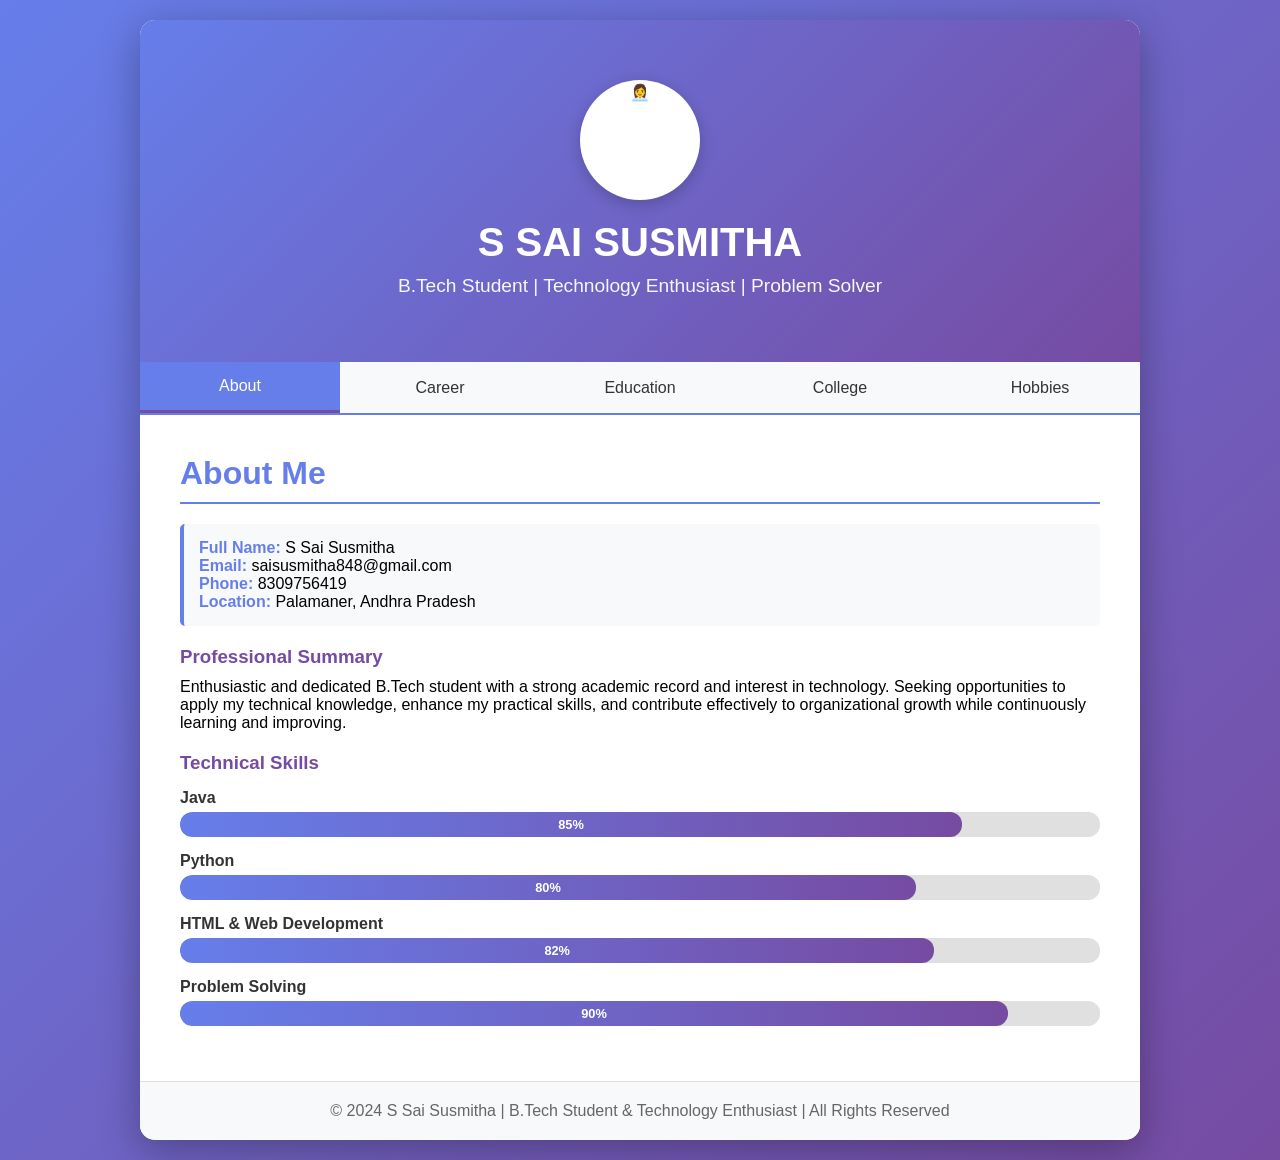
<file: index.html>
<!DOCTYPE html>
<html lang="en">
<head>
    <meta charset="UTF-8">
    <meta name="viewport" content="width=device-width, initial-scale=1.0">
    <title>Portfolio - Sai Susmitha</title>
    <style>
        * {
            margin: 0;
            padding: 0;
            box-sizing: border-box;
        }

        body {
            font-family: 'Segoe UI', Tahoma, Geneva, Verdana, sans-serif;
            background: linear-gradient(135deg, #667eea 0%, #764ba2 100%);
            min-height: 100vh;
            padding: 20px;
        }

        .container {
            max-width: 1000px;
            margin: 0 auto;
            background: white;
            border-radius: 15px;
            box-shadow: 0 10px 40px rgba(0, 0, 0, 0.3);
            overflow: hidden;
        }

        header {
            background: linear-gradient(135deg, #667eea 0%, #764ba2 100%);
            color: white;
            padding: 60px 40px;
            text-align: center;
        }

        .profile-img {
            width: 120px;
            height: 120px;
            border-radius: 50%;
            background: white;
            margin: 0 auto 20px;
            padding: 3px;
            box-shadow: 0 4px 15px rgba(0, 0, 0, 0.2);
        }

        h1 {
            font-size: 2.5em;
            margin-bottom: 10px;
        }

        .tagline {
            font-size: 1.2em;
            opacity: 0.95;
            margin-bottom: 5px;
        }

        nav {
            background: #f8f9fa;
            padding: 0;
            display: flex;
            flex-wrap: wrap;
            border-bottom: 2px solid #667eea;
        }

        nav button {
            flex: 1;
            padding: 15px;
            background: none;
            border: none;
            font-size: 1em;
            cursor: pointer;
            transition: all 0.3s ease;
            color: #333;
            font-weight: 500;
        }

        nav button:hover {
            background: #667eea;
            color: white;
        }

        nav button.active {
            background: #667eea;
            color: white;
            border-bottom: 3px solid #764ba2;
        }

        .content {
            padding: 40px;
        }

        .section {
            display: none;
            animation: fadeIn 0.5s ease;
        }

        .section.active {
            display: block;
        }

        @keyframes fadeIn {
            from {
                opacity: 0;
                transform: translateY(10px);
            }
            to {
                opacity: 1;
                transform: translateY(0);
            }
        }

        h2 {
            color: #667eea;
            margin-bottom: 20px;
            font-size: 2em;
            border-bottom: 2px solid #667eea;
            padding-bottom: 10px;
        }

        h3 {
            color: #764ba2;
            margin-top: 20px;
            margin-bottom: 10px;
        }

        .info-item {
            margin-bottom: 20px;
            padding: 15px;
            background: #f8f9fa;
            border-left: 4px solid #667eea;
            border-radius: 5px;
        }

        .info-item strong {
            color: #667eea;
        }

        ul {
            margin-left: 20px;
            line-height: 1.8;
        }

        li {
            margin-bottom: 8px;
        }

        table {
            width: 100%;
            border-collapse: collapse;
            margin-top: 15px;
            background: white;
            border-radius: 5px;
            overflow: hidden;
            box-shadow: 0 2px 5px rgba(0, 0, 0, 0.1);
        }

        th {
            background: #667eea;
            color: white;
            padding: 12px;
            text-align: left;
            font-weight: 600;
        }

        td {
            padding: 12px;
            border-bottom: 1px solid #ddd;
        }

        tr:hover {
            background: #f8f9fa;
        }

        .hobbies-grid {
            display: grid;
            grid-template-columns: repeat(auto-fit, minmax(200px, 1fr));
            gap: 20px;
            margin-top: 20px;
        }

        .hobby-card {
            background: linear-gradient(135deg, #667eea 0%, #764ba2 100%);
            color: white;
            padding: 20px;
            border-radius: 10px;
            text-align: center;
            transition: transform 0.3s ease;
        }

        .hobby-card:hover {
            transform: translateY(-5px);
            box-shadow: 0 8px 20px rgba(102, 126, 234, 0.3);
        }

        .hobby-icon {
            font-size: 2em;
            margin-bottom: 10px;
        }

        footer {
            background: #f8f9fa;
            padding: 20px;
            text-align: center;
            color: #666;
            border-top: 1px solid #ddd;
        }

        .skill-bar {
            margin: 15px 0;
        }

        .skill-name {
            margin-bottom: 5px;
            font-weight: 600;
            color: #333;
        }

        .progress-bar {
            width: 100%;
            height: 25px;
            background: #e0e0e0;
            border-radius: 12px;
            overflow: hidden;
        }

        .progress {
            height: 100%;
            background: linear-gradient(90deg, #667eea 0%, #764ba2 100%);
            border-radius: 12px;
            transition: width 1s ease;
            display: flex;
            align-items: center;
            justify-content: center;
            color: white;
            font-size: 0.8em;
            font-weight: bold;
        }

        @media (max-width: 768px) {
            nav {
                flex-direction: column;
            }

            h1 {
                font-size: 1.8em;
            }

            .content {
                padding: 20px;
            }

            .hobbies-grid {
                grid-template-columns: 1fr;
            }
        }
    </style>
</head>
<body>
    <div class="container">
        <header>
            <div class="profile-img">👩‍💼</div>
            <h1>S SAI SUSMITHA</h1>
            <p class="tagline">B.Tech Student | Technology Enthusiast | Problem Solver</p>
        </header>

        <nav>
            <button class="nav-btn active" onclick="showSection('about')">About</button>
            <button class="nav-btn" onclick="showSection('career')">Career</button>
            <button class="nav-btn" onclick="showSection('education')">Education</button>
            <button class="nav-btn" onclick="showSection('college')">College</button>
            <button class="nav-btn" onclick="showSection('hobbies')">Hobbies</button>
        </nav>

        <div class="content">
            <!-- About Section -->
            <section id="about" class="section active">
                <h2>About Me</h2>
                <div class="info-item">
                    <p><strong>Full Name:</strong> S Sai Susmitha</p>
                    <p><strong>Email:</strong> saisusmitha848@gmail.com</p>
                    <p><strong>Phone:</strong> 8309756419</p>
                    <p><strong>Location:</strong> Palamaner, Andhra Pradesh</p>
                </div>
                
                <h3>Professional Summary</h3>
                <p>Enthusiastic and dedicated B.Tech student with a strong academic record and interest in technology. Seeking opportunities to apply my technical knowledge, enhance my practical skills, and contribute effectively to organizational growth while continuously learning and improving.</p>

                <h3>Technical Skills</h3>
                <div class="skill-bar">
                    <div class="skill-name">Java</div>
                    <div class="progress-bar">
                        <div class="progress" style="width: 85%;">85%</div>
                    </div>
                </div>
                <div class="skill-bar">
                    <div class="skill-name">Python</div>
                    <div class="progress-bar">
                        <div class="progress" style="width: 80%;">80%</div>
                    </div>
                </div>
                <div class="skill-bar">
                    <div class="skill-name">HTML & Web Development</div>
                    <div class="progress-bar">
                        <div class="progress" style="width: 82%;">82%</div>
                    </div>
                </div>
                <div class="skill-bar">
                    <div class="skill-name">Problem Solving</div>
                    <div class="progress-bar">
                        <div class="progress" style="width: 90%;">90%</div>
                    </div>
                </div>
            </section>

            <!-- Career Section -->
            <section id="career" class="section">
                <h2>Career Objectives</h2>
                <div class="info-item">
                    <h3>Career Goal</h3>
                    <p>Enthusiastic and dedicated B.Tech student with a strong academic record and interest in technology. Seeking opportunities to apply my technical knowledge, enhance my practical skills, and contribute effectively to organizational growth while continuously learning and improving.</p>
                </div>

                <h3>Short-term Goals</h3>
                <ul>
                    <li>Complete B.Tech degree with excellent academic records</li>
                    <li>Develop proficiency in full-stack web development</li>
                    <li>Participate in internship programs to gain industry experience</li>
                    <li>Build a strong portfolio of technical projects</li>
                </ul>

                <h3>Long-term Goals</h3>
                <ul>
                    <li>Pursue a career as a Software Developer or Web Developer</li>
                    <li>Work with leading technology companies on innovative projects</li>
                    <li>Become an expert in modern web technologies</li>
                    <li>Contribute to tech community and open-source projects</li>
                </ul>

                <h3>Areas of Interest</h3>
                <ul>
                    <li>Web Development (Frontend & Backend)</li>
                    <li>Software Development</li>
                    <li>Problem Solving and Algorithms</li>
                    <li>Technology Innovation</li>
                </ul>
            </section>

            <!-- Education Section -->
            <section id="education" class="section">
                <h2>Education</h2>
                
                <h3>Current Studies</h3>
                <div class="info-item">
                    <p><strong>Degree:</strong> Bachelor of Technology (B.Tech)</p>
                    <p><strong>Expected Graduation:</strong> 2028</p>
                    <p><strong>CGPA:</strong> 9.12 / 10</p>
                </div>

                <h3>Technical Skills</h3>
                <ul>
                    <li>Java - Object-oriented programming and application development</li>
                    <li>Python - Data processing and automation scripts</li>
                    <li>HTML - Web markup and structure</li>
                    <li>Basic Web Development - Creating user interfaces</li>
                    <li>Problem Solving - Algorithm design and implementation</li>
                </ul>

                <h3>Languages Known</h3>
                <table>
                    <tr>
                        <th>Language</th>
                        <th>Proficiency</th>
                    </tr>
                    <tr>
                        <td>Telugu</td>
                        <td>Native</td>
                    </tr>
                    <tr>
                        <td>English</td>
                        <td>Fluent</td>
                    </tr>
                    <tr>
                        <td>Tamil</td>
                        <td>Conversational</td>
                    </tr>
                </table>

                <h3>Certifications</h3>
                <ul>
                    <li>Hackathon Participation Certificate</li>
                    <li>Web Development Certificate</li>
                </ul>
            </section>

            <!-- College Section -->
            <section id="college" class="section">
                <h2>College Information</h2>
                
                <div class="info-item">
                    <p><strong>Institution Name:</strong> Mother Theresa Institution of Engineering and Technology</p>
                    <p><strong>Location:</strong> Andhra Pradesh, India</p>
                    <p><strong>Affiliation:</strong> Jawaharlal Nehru Technological University (JNTU)</p>
                </div>

                <h3>Academic Information</h3>
                <div class="info-item">
                    <p><strong>Current Year:</strong> B.Tech (3rd Year)</p>
                    <p><strong>Expected Graduation:</strong> 2028</p>
                    <p><strong>Current CGPA:</strong> 9.12/10</p>
                </div>

                <h3>College Features</h3>
                <ul>
                    <li>State-of-the-art laboratories and computing facilities</li>
                    <li>Industry partnerships and internship opportunities</li>
                    <li>Research-oriented curriculum</li>
                    <li>Experienced faculty with industry expertise</li>
                    <li>Student clubs and technical societies</li>
                    <li>Campus placement support and training</li>
                </ul>

                <h3>Achievements & Activities</h3>
                <ul>
                    <li>Active participant in hackathons and coding competitions</li>
                    <li>Member of technical clubs and societies</li>
                    <li>Consistently maintained high academic performance (CGPA: 9.12)</li>
                    <li>Participated in various workshops and training programs</li>
                </ul>
            </section>

            <!-- Hobbies Section -->
            <section id="hobbies" class="section">
                <h2>Hobbies & Interests</h2>
                
                <div class="hobbies-grid">
                    <div class="hobby-card">
                        <div class="hobby-icon">📚</div>
                        <h3>Reading Books</h3>
                        <p>Passionate about reading technical books and articles to stay updated with latest technologies</p>
                    </div>
                    <div class="hobby-card">
                        <div class="hobby-icon">🔬</div>
                        <h3>Learning New Technologies</h3>
                        <p>Enthusiastic about exploring and mastering emerging technologies and frameworks</p>
                    </div>
                    <div class="hobby-card">
                        <div class="hobby-icon">💻</div>
                        <h3>Coding</h3>
                        <p>Love solving complex problems through programming and algorithm development</p>
                    </div>
                    <div class="hobby-card">
                        <div class="hobby-icon">🎨</div>
                        <h3>Web Design</h3>
                        <p>Interested in creating beautiful and user-friendly web interfaces</p>
                    </div>
                    <div class="hobby-card">
                        <div class="hobby-icon">🧩</div>
                        <h3>Problem Solving</h3>
                        <p>Enjoy tackling challenging problems and finding innovative solutions</p>
                    </div>
                    <div class="hobby-card">
                        <div class="hobby-icon">🏆</div>
                        <h3>Competitive Events</h3>
                        <p>Active in hackathons, coding competitions, and technical events</p>
                    </div>
                </div>

                <h3 style="margin-top: 40px;">Personal Interests</h3>
                <ul>
                    <li>Staying updated with latest developments in technology</li>
                    <li>Exploring new programming frameworks and libraries</li>
                    <li>Contributing to open-source projects</li>
                    <li>Networking and collaborating with fellow developers</li>
                    <li>Continuous learning and skill enhancement</li>
                </ul>
            </section>
        </div>

        <footer>
            <p>&copy; 2024 S Sai Susmitha | B.Tech Student & Technology Enthusiast | All Rights Reserved</p>
        </footer>
    </div>

    <script>
        function showSection(sectionId) {
            // Hide all sections
            const sections = document.querySelectorAll('.section');
            sections.forEach(section => {
                section.classList.remove('active');
            });

            // Remove active class from all buttons
            const buttons = document.querySelectorAll('.nav-btn');
            buttons.forEach(button => {
                button.classList.remove('active');
            });

            // Show selected section
            const activeSection = document.getElementById(sectionId);
            if (activeSection) {
                activeSection.classList.add('active');
            }

            // Add active class to clicked button
            event.target.classList.add('active');

            // Smooth scroll to top of content
            document.querySelector('.content').scrollIntoView({ behavior: 'smooth' });
        }

        // Initialize on load
        window.addEventListener('load', function() {
            console.log('Portfolio loaded successfully!');
        });
    </script>
</body>
</html>
</file>
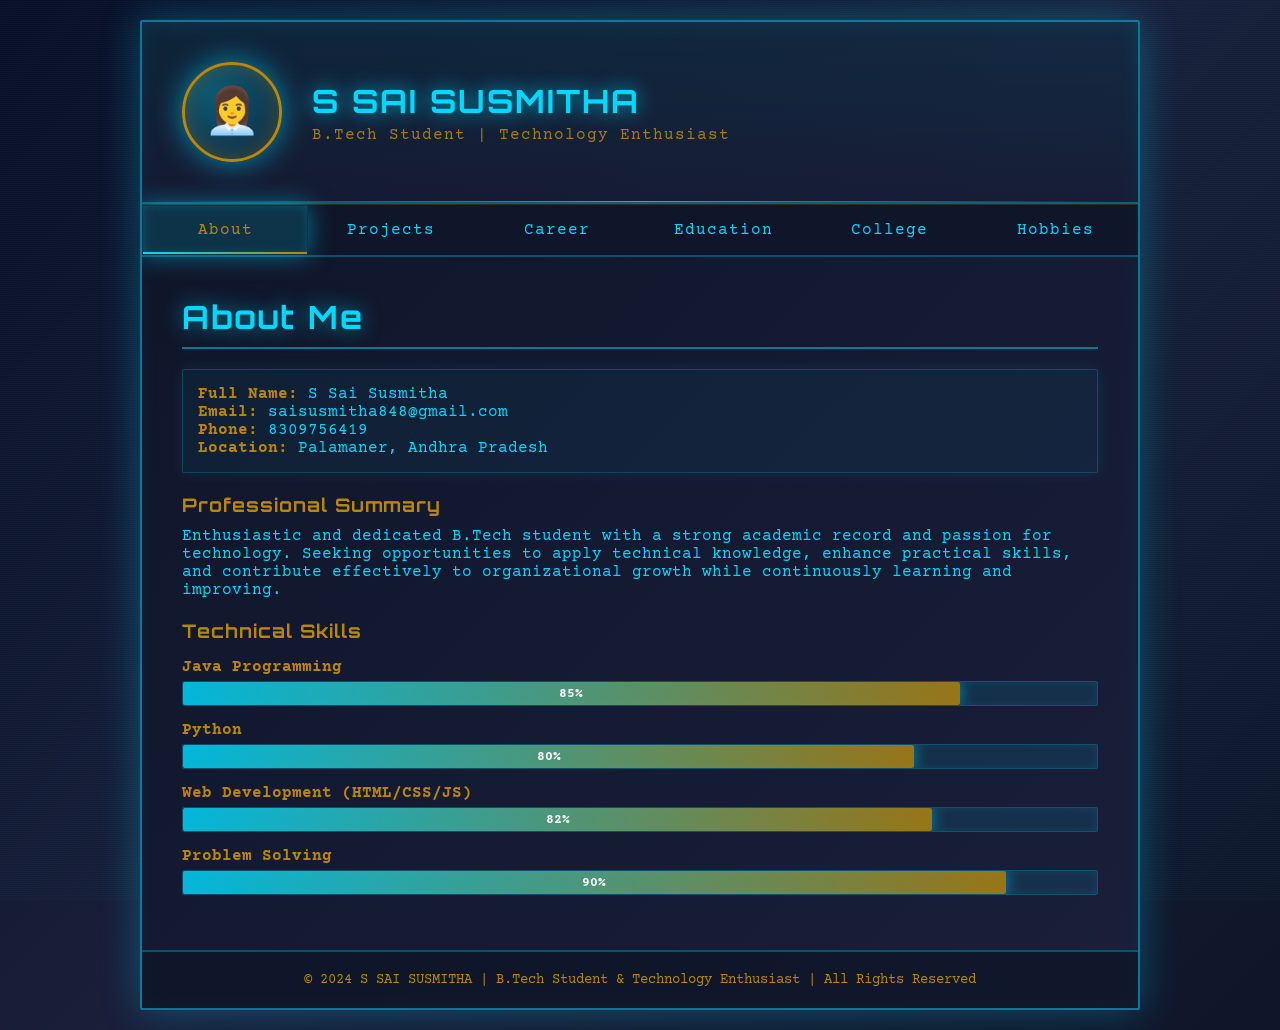
<file: protfolio/index.html>
<!DOCTYPE html>
<html lang="en">
<head>
    <meta charset="UTF-8">
    <meta name="viewport" content="width=device-width, initial-scale=1.0">
    <title>JARVIS.AI - Neural Interface</title>
    <style>
        @import url('https://fonts.googleapis.com/css2?family=Orbitron:wght@400;700;900&family=Courier+Prime:wght@400;700&display=swap');

        * {
            margin: 0;
            padding: 0;
            box-sizing: border-box;
        }

        body {
            font-family: 'Courier Prime', monospace;
            background: linear-gradient(135deg, #0a0e27 0%, #1a1f3a 50%, #0f1629 100%);
            min-height: 100vh;
            padding: 20px;
            color: #00d9ff;
            position: relative;
            overflow-x: hidden;
        }

        body::before {
            content: '';
            position: fixed;
            top: 0;
            left: 0;
            width: 100%;
            height: 100%;
            background: 
                repeating-linear-gradient(
                    0deg,
                    rgba(0, 217, 255, 0.03) 0px,
                    rgba(0, 217, 255, 0.03) 1px,
                    transparent 1px,
                    transparent 2px
                );
            pointer-events: none;
            z-index: 1;
        }

        .container {
            max-width: 1000px;
            margin: 0 auto;
            background: linear-gradient(135deg, rgba(15, 22, 41, 0.95) 0%, rgba(26, 31, 58, 0.95) 100%);
            border-radius: 2px;
            border: 2px solid rgba(0, 217, 255, 0.5);
            box-shadow: 0 0 40px rgba(0, 217, 255, 0.3), inset 0 0 20px rgba(0, 217, 255, 0.1);
            overflow: hidden;
            position: relative;
            z-index: 2;
        }

        header {
            background: linear-gradient(180deg, rgba(0, 217, 255, 0.08) 0%, rgba(26, 31, 58, 0.5) 100%);
            border-bottom: 2px solid rgba(0, 217, 255, 0.3);
            color: #00d9ff;
            padding: 40px 40px;
            display: flex;
            align-items: center;
            gap: 30px;
            position: relative;
        }

        header::after {
            content: '';
            position: absolute;
            bottom: 0;
            left: 0;
            right: 0;
            height: 1px;
            background: linear-gradient(90deg, transparent, #b8860b, transparent);
        }

        .profile-img {
            width: 100px;
            height: 100px;
            border-radius: 50%;
            background: radial-gradient(circle at 30% 30%, rgba(0, 217, 255, 0.3), rgba(0, 217, 255, 0.05));
            padding: 3px;
            border: 3px solid #b8860b;
            box-shadow: 0 0 30px rgba(0, 217, 255, 0.6), inset 0 0 20px rgba(184, 134, 11, 0.3);
            font-size: 45px;
            display: flex;
            align-items: center;
            justify-content: center;
            flex-shrink: 0;
        }

        .header-info {
            display: flex;
            flex-direction: column;
            justify-content: center;
        }

        h1 {
            font-family: 'Orbitron', sans-serif;
            font-size: 2em;
            margin: 0 0 5px 0;
            color: #00d9ff;
            text-shadow: 0 0 20px rgba(0, 217, 255, 0.8);
            letter-spacing: 2px;
        }

        .tagline {
            font-size: 1em;
            opacity: 0.9;
            margin: 0;
            color: #b8860b;
            letter-spacing: 1px;
        }

        nav {
            background: rgba(15, 22, 41, 0.8);
            padding: 0;
            display: flex;
            flex-wrap: wrap;
            border-bottom: 2px solid rgba(0, 217, 255, 0.3);
            border-top: 1px solid rgba(184, 134, 11, 0.2);
        }

        nav button {
            flex: 1;
            padding: 15px;
            background: transparent;
            border: 1px solid transparent;
            font-size: 1em;
            cursor: pointer;
            transition: all 0.3s ease;
            color: #00d9ff;
            font-weight: 500;
            font-family: 'Courier Prime', monospace;
            letter-spacing: 1px;
            position: relative;
        }

        nav button::before {
            content: '';
            position: absolute;
            bottom: 0;
            left: 0;
            width: 0;
            height: 2px;
            background: linear-gradient(90deg, #00d9ff, #b8860b);
            transition: width 0.3s ease;
        }

        nav button:hover {
            background: rgba(0, 217, 255, 0.1);
            box-shadow: 0 0 15px rgba(0, 217, 255, 0.3);
            color: #b8860b;
        }

        nav button:hover::before {
            width: 100%;
        }

        nav button.active {
            background: rgba(0, 217, 255, 0.15);
            color: #b8860b;
            box-shadow: 0 0 25px rgba(0, 217, 255, 0.5), inset 0 0 10px rgba(0, 217, 255, 0.2);
        }

        nav button.active::before {
            width: 100%;
        }

        .content {
            padding: 40px;
            background: linear-gradient(135deg, rgba(15, 22, 41, 0.6) 0%, rgba(26, 31, 58, 0.6) 100%);
        }

        .section {
            display: none;
            animation: scanIn 0.8s ease;
        }

        .section.active {
            display: block;
        }

        @keyframes scanIn {
            from {
                opacity: 0;
                transform: scaleY(0.95);
                clip-path: inset(50% 0 50% 0);
            }
            to {
                opacity: 1;
                transform: scaleY(1);
                clip-path: inset(0 0 0 0);
            }
        }

        @keyframes glow {
            0%, 100% {
                text-shadow: 0 0 20px rgba(0, 217, 255, 0.8);
            }
            50% {
                text-shadow: 0 0 40px rgba(0, 217, 255, 1);
            }
        }

        h2 {
            color: #00d9ff;
            margin-bottom: 20px;
            font-size: 2em;
            border-bottom: 2px solid rgba(0, 217, 255, 0.5);
            padding-bottom: 10px;
            font-family: 'Orbitron', sans-serif;
            text-shadow: 0 0 20px rgba(0, 217, 255, 0.6);
            letter-spacing: 2px;
        }

        h3 {
            color: #b8860b;
            margin-top: 20px;
            margin-bottom: 10px;
            font-family: 'Orbitron', sans-serif;
            letter-spacing: 1px;
        }

        .info-item {
            margin-bottom: 20px;
            padding: 15px;
            background: rgba(0, 217, 255, 0.05);
            border-left: 4px solid #b8860b;
            border-radius: 2px;
            border: 1px solid rgba(0, 217, 255, 0.2);
            box-shadow: 0 0 15px rgba(0, 217, 255, 0.1);
        }

        .info-item strong {
            color: #b8860b;
        }

        .info-item p {
            color: #00d9ff;
        }

        ul {
            margin-left: 20px;
            line-height: 1.8;
        }

        li {
            margin-bottom: 8px;
            color: #00d9ff;
        }

        p {
            color: #00d9ff;
        }

        table {
            width: 100%;
            border-collapse: collapse;
            margin-top: 15px;
            background: rgba(0, 217, 255, 0.03);
            border-radius: 2px;
            overflow: hidden;
            border: 1px solid rgba(0, 217, 255, 0.2);
            box-shadow: 0 0 15px rgba(0, 217, 255, 0.1);
        }

        th {
            background: rgba(0, 217, 255, 0.15);
            color: #b8860b;
            padding: 12px;
            text-align: left;
            font-weight: 600;
            border-bottom: 2px solid rgba(0, 217, 255, 0.3);
        }

        td {
            padding: 12px;
            border-bottom: 1px solid rgba(0, 217, 255, 0.15);
            color: #00d9ff;
        }

        tr:hover {
            background: rgba(0, 217, 255, 0.1);
            box-shadow: inset 0 0 10px rgba(0, 217, 255, 0.1);
        }

        .hobbies-grid {
            display: grid;
            grid-template-columns: repeat(auto-fit, minmax(200px, 1fr));
            gap: 20px;
            margin-top: 20px;
        }

        .hobby-card {
            background: rgba(0, 217, 255, 0.08);
            color: #00d9ff;
            padding: 20px;
            border-radius: 2px;
            text-align: center;
            transition: all 0.3s ease;
            border: 2px solid rgba(0, 217, 255, 0.3);
            box-shadow: 0 0 15px rgba(0, 217, 255, 0.2);
            position: relative;
            overflow: hidden;
        }

        .hobby-card::before {
            content: '';
            position: absolute;
            top: -50%;
            left: -50%;
            width: 200%;
            height: 200%;
            background: radial-gradient(circle, rgba(0, 217, 255, 0.1) 0%, transparent 70%);
            transition: all 0.3s ease;
            pointer-events: none;
        }

        .hobby-card:hover {
            transform: translateY(-5px);
            box-shadow: 0 0 30px rgba(0, 217, 255, 0.5), inset 0 0 15px rgba(184, 134, 11, 0.2);
            border-color: #b8860b;
        }

        .hobby-card:hover h3 {
            color: #b8860b;
            animation: glow 2s infinite;
        }

        .hobby-icon {
            font-size: 2em;
            margin-bottom: 10px;
        }

        footer {
            background: rgba(15, 22, 41, 0.8);
            padding: 20px;
            text-align: center;
            color: #00d9ff;
            border-top: 2px solid rgba(0, 217, 255, 0.3);
        }

        footer p {
            color: #b8860b;
            font-size: 0.9em;
        }

        .skill-bar {
            margin: 15px 0;
        }

        .skill-name {
            margin-bottom: 5px;
            font-weight: 600;
            color: #b8860b;
        }

        .progress-bar {
            width: 100%;
            height: 25px;
            background: rgba(0, 217, 255, 0.1);
            border-radius: 2px;
            overflow: hidden;
            border: 1px solid rgba(0, 217, 255, 0.2);
            box-shadow: inset 0 0 10px rgba(0, 217, 255, 0.1);
        }

        .progress {
            height: 100%;
            background: linear-gradient(90deg, rgba(0, 217, 255, 0.8), rgba(184, 134, 11, 0.8));
            border-radius: 2px;
            transition: width 1s ease;
            display: flex;
            align-items: center;
            justify-content: center;
            color: #fff;
            font-size: 0.8em;
            font-weight: bold;
            box-shadow: 0 0 15px rgba(0, 217, 255, 0.6);
        }

        /* Projects Grid Layout */
        .projects-grid {
            display: grid;
            grid-template-columns: repeat(auto-fit, minmax(300px, 1fr));
            gap: 25px;
            margin-top: 25px;
        }

        .project-card {
            background: rgba(0, 217, 255, 0.03);
            border-radius: 2px;
            overflow: hidden;
            box-shadow: 0 0 20px rgba(0, 217, 255, 0.2);
            transition: all 0.3s ease;
            border: 2px solid rgba(0, 217, 255, 0.3);
            position: relative;
        }

        .project-card::before {
            content: '';
            position: absolute;
            top: 0;
            left: -100%;
            width: 100%;
            height: 100%;
            background: linear-gradient(90deg, transparent, rgba(0, 217, 255, 0.2), transparent);
            transition: left 0.5s ease;
        }

        .project-card:hover {
            transform: translateY(-8px);
            box-shadow: 0 0 40px rgba(0, 217, 255, 0.5), inset 0 0 20px rgba(184, 134, 11, 0.15);
            border-color: #b8860b;
        }

        .project-card:hover::before {
            left: 100%;
        }

        .project-header {
            background: linear-gradient(135deg, rgba(0, 217, 255, 0.15) 0%, rgba(184, 134, 11, 0.1) 100%);
            color: #00d9ff;
            padding: 20px;
            display: flex;
            align-items: center;
            justify-content: space-between;
            border-bottom: 2px solid rgba(0, 217, 255, 0.3);
        }

        .project-icon {
            font-size: 2.5em;
            margin-right: 15px;
        }

        .project-title {
            font-size: 1.3em;
            font-weight: bold;
            margin: 0;
            color: #b8860b;
            font-family: 'Orbitron', sans-serif;
            letter-spacing: 1px;
        }

        .project-body {
            padding: 20px;
            color: #00d9ff;
        }

        .project-body p {
            color: #00d9ff;
            margin: 10px 0;
            line-height: 1.6;
        }

        .project-tech {
            display: flex;
            flex-wrap: wrap;
            gap: 8px;
            margin: 15px 0;
        }

        .tech-tag {
            background: rgba(0, 217, 255, 0.1);
            color: #00d9ff;
            padding: 5px 12px;
            border-radius: 2px;
            font-size: 0.85em;
            font-weight: 500;
            border: 1px solid rgba(0, 217, 255, 0.3);
            box-shadow: 0 0 10px rgba(0, 217, 255, 0.2);
        }

        .project-links {
            display: flex;
            gap: 10px;
            margin-top: 15px;
            padding-top: 15px;
            border-top: 1px solid rgba(0, 217, 255, 0.2);
        }

        .project-link {
            display: inline-block;
            padding: 8px 15px;
            background: rgba(0, 217, 255, 0.15);
            color: #00d9ff;
            text-decoration: none;
            border-radius: 2px;
            font-size: 0.9em;
            transition: all 0.3s ease;
            border: 1px solid rgba(0, 217, 255, 0.4);
            cursor: pointer;
            font-weight: 600;
        }

        .project-link:hover {
            background: rgba(184, 134, 11, 0.2);
            color: #b8860b;
            border-color: #b8860b;
            box-shadow: 0 0 15px rgba(0, 217, 255, 0.4);
            transform: translateX(2px);
        }

        @media (max-width: 768px) {
            nav {
                flex-direction: column;
            }

            h1 {
                font-size: 1.8em;
            }

            .content {
                padding: 20px;
            }

            .hobbies-grid {
                grid-template-columns: 1fr;
            }
        }
    </style>
</head>
<body>
    <div class="container">
        <header>
            <div class="profile-img">👩‍💼</div>
            <div class="header-info">
                <h1>S SAI SUSMITHA</h1>
                <p class="tagline">B.Tech Student | Technology Enthusiast</p>
            </div>
        </header>

        <nav>
            <button class="nav-btn active" onclick="showSection('about')">About</button>
            <button class="nav-btn" onclick="showSection('projects')">Projects</button>
            <button class="nav-btn" onclick="showSection('career')">Career</button>
            <button class="nav-btn" onclick="showSection('education')">Education</button>
            <button class="nav-btn" onclick="showSection('college')">College</button>
            <button class="nav-btn" onclick="showSection('hobbies')">Hobbies</button>
        </nav>

        <div class="content">
            <!-- About Section -->
            <section id="about" class="section active">
                <h2>About Me</h2>
                <div class="info-item">
                    <p><strong>Full Name:</strong> S Sai Susmitha</p>
                    <p><strong>Email:</strong> saisusmitha848@gmail.com</p>
                    <p><strong>Phone:</strong> 8309756419</p>
                    <p><strong>Location:</strong> Palamaner, Andhra Pradesh</p>
                </div>
                
                <h3>Professional Summary</h3>
                <p>Enthusiastic and dedicated B.Tech student with a strong academic record and passion for technology. Seeking opportunities to apply technical knowledge, enhance practical skills, and contribute effectively to organizational growth while continuously learning and improving.</p>

                <h3>Technical Skills</h3>
                <div class="skill-bar">
                    <div class="skill-name">Java Programming</div>
                    <div class="progress-bar">
                        <div class="progress" style="width: 85%;">85%</div>
                    </div>
                </div>
                <div class="skill-bar">
                    <div class="skill-name">Python</div>
                    <div class="progress-bar">
                        <div class="progress" style="width: 80%;">80%</div>
                    </div>
                </div>
                <div class="skill-bar">
                    <div class="skill-name">Web Development (HTML/CSS/JS)</div>
                    <div class="progress-bar">
                        <div class="progress" style="width: 82%;">82%</div>
                    </div>
                </div>
                <div class="skill-bar">
                    <div class="skill-name">Problem Solving</div>
                    <div class="progress-bar">
                        <div class="progress" style="width: 90%;">90%</div>
                    </div>
                </div>
            </section>

            <!-- Projects Section -->
            <section id="projects" class="section">
                <h2>Projects & Portfolio</h2>
                
                <p style="margin-bottom: 20px; color: #00d9ff;">Here are some of my recent projects showcasing technical skills and problem-solving abilities:</p>

                <div class="projects-grid">
                    <!-- Project 1 -->
                    <div class="project-card">
                        <div class="project-header">
                            <div>
                                <span class="project-icon">👤</span>
                            </div>
                            <h3 class="project-title">Personal Portfolio</h3>
                        </div>
                        <div class="project-body">
                            <p><strong>Description:</strong> Interactive portfolio website with responsive design and modern UI showcasing technical projects and skills.</p>
                            <div class="project-tech">
                                <span class="tech-tag">HTML5</span>
                                <span class="tech-tag">CSS3</span>
                                <span class="tech-tag">JavaScript</span>
                            </div>
                            <p><strong>Key Features:</strong></p>
                            <ul style="margin-left: 15px; font-size: 0.9em;">
                                <li>Responsive design</li>
                                <li>Smooth animations</li>
                                <li>Multi-section navigation</li>
                            </ul>
                            <div class="project-links">
                                <a href="#" class="project-link">View Live</a>
                                <a href="#" class="project-link">View Code</a>
                            </div>
                        </div>
                    </div>

                    <!-- Project 2 -->
                    <div class="project-card">
                        <div class="project-header">
                            <div>
                                <span class="project-icon">📋</span>
                            </div>
                            <h3 class="project-title">Form Validation System</h3>
                        </div>
                        <div class="project-body">
                            <p><strong>Description:</strong> Comprehensive form processing with real-time validation, image upload, and dynamic data display system.</p>
                            <div class="project-tech">
                                <span class="tech-tag">JavaScript</span>
                                <span class="tech-tag">DOM API</span>
                                <span class="tech-tag">FileReader</span>
                            </div>
                            <p><strong>Key Features:</strong></p>
                            <ul style="margin-left: 15px; font-size: 0.9em;">
                                <li>Real-time input validation</li>
                                <li>Image upload & preview</li>
                                <li>Dynamic data rendering</li>
                            </ul>
                            <div class="project-links">
                                <a href="#" class="project-link">View Live</a>
                                <a href="#" class="project-link">View Code</a>
                            </div>
                        </div>
                    </div>

                    <!-- Project 3 -->
                    <div class="project-card">
                        <div class="project-header">
                            <div>
                                <span class="project-icon">📐</span>
                            </div>
                            <h3 class="project-title">Web Layout Systems</h3>
                        </div>
                        <div class="project-body">
                            <p><strong>Description:</strong> Professional layout implementations using modern CSS frameworks and responsive design patterns.</p>
                            <div class="project-tech">
                                <span class="tech-tag">CSS Grid</span>
                                <span class="tech-tag">Flexbox</span>
                                <span class="tech-tag">Responsive</span>
                            </div>
                            <p><strong>Key Features:</strong></p>
                            <ul style="margin-left: 15px; font-size: 0.9em;">
                                <li>Grid-based layouts</li>
                                <li>Flex container design</li>
                                <li>Mobile optimization</li>
                            </ul>
                            <div class="project-links">
                                <a href="#" class="project-link">View Live</a>
                                <a href="#" class="project-link">View Code</a>
                            </div>
                        </div>
                    </div>

                    <!-- Project 4 -->
                    <div class="project-card">
                        <div class="project-header">
                            <div>
                                <span class="project-icon">☕</span>
                            </div>
                            <h3 class="project-title">JAVA APPLICATIONS</h3>
                        </div>
                        <div class="project-body">
                            <p><strong>PROTOCOL:</strong> Object-oriented Java applications demonstrating design patterns, data structures, and algorithmic solutions.</p>
                            <div class="project-tech">
                                <span class="tech-tag">Java</span>
                                <span class="tech-tag">OOP</span>
                                <span class="tech-tag">Algorithms</span>
                            </div>
                            <p><strong>≣ CORE MODULES:</strong></p>
                            <ul style="margin-left: 15px; font-size: 0.9em;">
                                <li>Class architecture design</li>
                                <li>Data structure implementation</li>
                                <li>Algorithm optimization</li>
                            </ul>
                            <div class="project-links">
                                <a href="#" class="project-link">► VIEW</a>
                                <a href="#" class="project-link">► CODE</a>
                            </div>
                        </div>
                    </div>

                    <!-- Project 5 -->
                    <div class="project-card">
                        <div class="project-header">
                            <div>
                                <span class="project-icon">🐍</span>
                            </div>
                            <h3 class="project-title">PYTHON PROTOCOLS</h3>
                        </div>
                        <div class="project-body">
                            <p><strong>PROTOCOL:</strong> Python-based solutions for data processing, automation, and computational problem-solving.</p>
                            <div class="project-tech">
                                <span class="tech-tag">Python</span>
                                <span class="tech-tag">Data Processing</span>
                                <span class="tech-tag">Automation</span>
                            </div>
                            <p><strong>≣ CORE MODULES:</strong></p>
                            <ul style="margin-left: 15px; font-size: 0.9em;">
                                <li>Data manipulation systems</li>
                                <li>Automation scripts</li>
                                <li>Computational algorithms</li>
                            </ul>
                            <div class="project-links">
                                <a href="#" class="project-link">► VIEW</a>
                                <a href="#" class="project-link">► CODE</a>
                            </div>
                        </div>
                    </div>

                    <!-- Project 6 -->
                    <div class="project-card">
                        <div class="project-header">
                            <div>
                                <span class="project-icon">🌐</span>
                            </div>
                            <h3 class="project-title">FULL-STACK DEVELOPMENT</h3>
                        </div>
                        <div class="project-body">
                            <p><strong>PROTOCOL:</strong> Complete web development implementations combining frontend UI, backend logic, and database integration.</p>
                            <div class="project-tech">
                                <span class="tech-tag">HTML5</span>
                                <span class="tech-tag">CSS3</span>
                                <span class="tech-tag">JavaScript</span>
                            </div>
                            <p><strong>≣ CORE MODULES:</strong></p>
                            <ul style="margin-left: 15px; font-size: 0.9em;">
                                <li>Frontend architecture</li>
                                <li>Interactive features</li>
                                <li>Full integration systems</li>
                            </ul>
                            <div class="project-links">
                                <a href="#" class="project-link">► VIEW</a>
                                <a href="#" class="project-link">► CODE</a>
                            </div>
                        </div>
                    </div>
                </div>
            </section>

            <!-- Career Section -->
            <section id="career" class="section">
                <h2>Career Objectives</h2>
                <div class="info-item">
                    <h3>Career Goal</h3>
                    <p>Enthusiastic and dedicated B.Tech student with a strong academic record and interest in technology. Seeking opportunities to apply my technical knowledge, enhance my practical skills, and contribute effectively to organizational growth while continuously learning and improving.</p>
                </div>

                <h3>Short-term Goals</h3>
                <ul>
                    <li>Complete B.Tech degree with excellent academic records</li>
                    <li>Develop proficiency in full-stack web development</li>
                    <li>Participate in internship programs to gain industry experience</li>
                    <li>Build a strong portfolio of technical projects</li>
                </ul>

                <h3>Long-term Goals</h3>
                <ul>
                    <li>Pursue a career as a Software Developer or Web Developer</li>
                    <li>Work with leading technology companies on innovative projects</li>
                    <li>Become an expert in modern web technologies</li>
                    <li>Contribute to tech community and open-source projects</li>
                </ul>

                <h3>Areas of Interest</h3>
                <ul>
                    <li>Web Development (Frontend & Backend)</li>
                    <li>Software Development</li>
                    <li>Problem Solving and Algorithms</li>
                    <li>Technology Innovation</li>
                </ul>
            </section>

            <!-- Education Section -->
            <section id="education" class="section">
                <h2>Education</h2>
                
                <h3>Current Studies</h3>
                <div class="info-item">
                    <p><strong>Degree:</strong> Bachelor of Technology (B.Tech)</p>
                    <p><strong>Expected Graduation:</strong> 2028</p>
                    <p><strong>CGPA:</strong> 9.12 / 10</p>
                </div>

                <h3>Technical Skills</h3>
                <ul>
                    <li>Java - Object-oriented programming and application development</li>
                    <li>Python - Data processing and automation scripts</li>
                    <li>HTML & CSS - Web markup and styling</li>
                    <li>JavaScript - Web development and DOM manipulation</li>
                    <li>Problem Solving - Algorithm design and implementation</li>
                </ul>

                <h3>Languages Known</h3>
                <table>
                    <tr>
                        <th>Language</th>
                        <th>Proficiency</th>
                    </tr>
                    <tr>
                        <td>Telugu</td>
                        <td>Native</td>
                    </tr>
                    <tr>
                        <td>English</td>
                        <td>Fluent</td>
                    </tr>
                    <tr>
                        <td>Tamil</td>
                        <td>Conversational</td>
                    </tr>
                </table>

                <h3>Certifications</h3>
                <ul>
                    <li>Hackathon Participation Certificate</li>
                    <li>Web Development Certificate</li>
                </ul>
            </section>

            <!-- College Section -->
            <section id="college" class="section">
                <h2>College Information</h2>
                
                <div class="info-item">
                    <p><strong>Institution Name:</strong> Mother Theresa Institution of Engineering and Technology</p>
                    <p><strong>Location:</strong> Andhra Pradesh, India</p>
                    <p><strong>Affiliation:</strong> Jawaharlal Nehru Technological University (JNTU)</p>
                </div>

                <h3>Academic Information</h3>
                <div class="info-item">
                    <p><strong>Current Year:</strong> B.Tech (3rd Year)</p>
                    <p><strong>Expected Graduation:</strong> 2028</p>
                    <p><strong>Current CGPA:</strong> 9.12/10</p>
                </div>

                <h3>College Features</h3>
                <ul>
                    <li>State-of-the-art laboratories and computing facilities</li>
                    <li>Industry partnerships and internship opportunities</li>
                    <li>Research-oriented curriculum</li>
                    <li>Experienced faculty with industry expertise</li>
                    <li>Student clubs and technical societies</li>
                    <li>Campus placement support and training</li>
                </ul>

                <h3>Achievements & Activities</h3>
                <ul>
                    <li>Active participant in hackathons and coding competitions</li>
                    <li>Member of technical clubs and societies</li>
                    <li>Consistently maintained high academic performance (CGPA: 9.12)</li>
                    <li>Participated in various workshops and training programs</li>
                </ul>
            </section>

            <!-- Hobbies Section -->
            <section id="hobbies" class="section">
                <h2>Hobbies & Interests</h2>
                
                <div class="hobbies-grid">
                    <div class="hobby-card">
                        <div class="hobby-icon">📚</div>
                        <h3>Reading Books</h3>
                        <p>Passionate about reading technical books and articles to stay updated with latest technologies</p>
                    </div>
                    <div class="hobby-card">
                        <div class="hobby-icon">🔬</div>
                        <h3>Learning New Technologies</h3>
                        <p>Enthusiastic about exploring and mastering emerging technologies and frameworks</p>
                    </div>
                    <div class="hobby-card">
                        <div class="hobby-icon">💻</div>
                        <h3>Coding</h3>
                        <p>Love solving complex problems through programming and algorithm development</p>
                    </div>
                    <div class="hobby-card">
                        <div class="hobby-icon">🎨</div>
                        <h3>Web Design</h3>
                        <p>Interested in creating beautiful and user-friendly web interfaces</p>
                    </div>
                    <div class="hobby-card">
                        <div class="hobby-icon">🧩</div>
                        <h3>Problem Solving</h3>
                        <p>Enjoy tackling challenging problems and finding innovative solutions</p>
                    </div>
                    <div class="hobby-card">
                        <div class="hobby-icon">🏆</div>
                        <h3>Competitive Events</h3>
                        <p>Active in hackathons, coding competitions, and technical events</p>
                    </div>
                </div>

                <h3 style="margin-top: 40px;">Personal Interests</h3>
                <ul>
                    <li>Staying updated with latest developments in technology</li>
                    <li>Exploring new programming frameworks and libraries</li>
                    <li>Contributing to open-source projects</li>
                    <li>Networking and collaborating with fellow developers</li>
                    <li>Continuous learning and skill enhancement</li>
                </ul>
            </section>
        </div>

        <footer>
            <p>&copy; 2024 S SAI SUSMITHA | B.Tech Student & Technology Enthusiast | All Rights Reserved</p>
        </footer>
    </div>

    <script>
        function showSection(sectionId) {
            // Hide all sections
            const sections = document.querySelectorAll('.section');
            sections.forEach(section => {
                section.classList.remove('active');
            });

            // Remove active class from all buttons
            const buttons = document.querySelectorAll('.nav-btn');
            buttons.forEach(button => {
                button.classList.remove('active');
            });

            // Show selected section
            const activeSection = document.getElementById(sectionId);
            if (activeSection) {
                activeSection.classList.add('active');
            }

            // Add active class to clicked button
            event.target.classList.add('active');

            // Smooth scroll to top of content
            document.querySelector('.content').scrollIntoView({ behavior: 'smooth' });
        }

        // Initialize on load
        window.addEventListener('load', function() {
            console.log('Portfolio loaded successfully!');
        });
    </script>
</body>
</html>
</file>
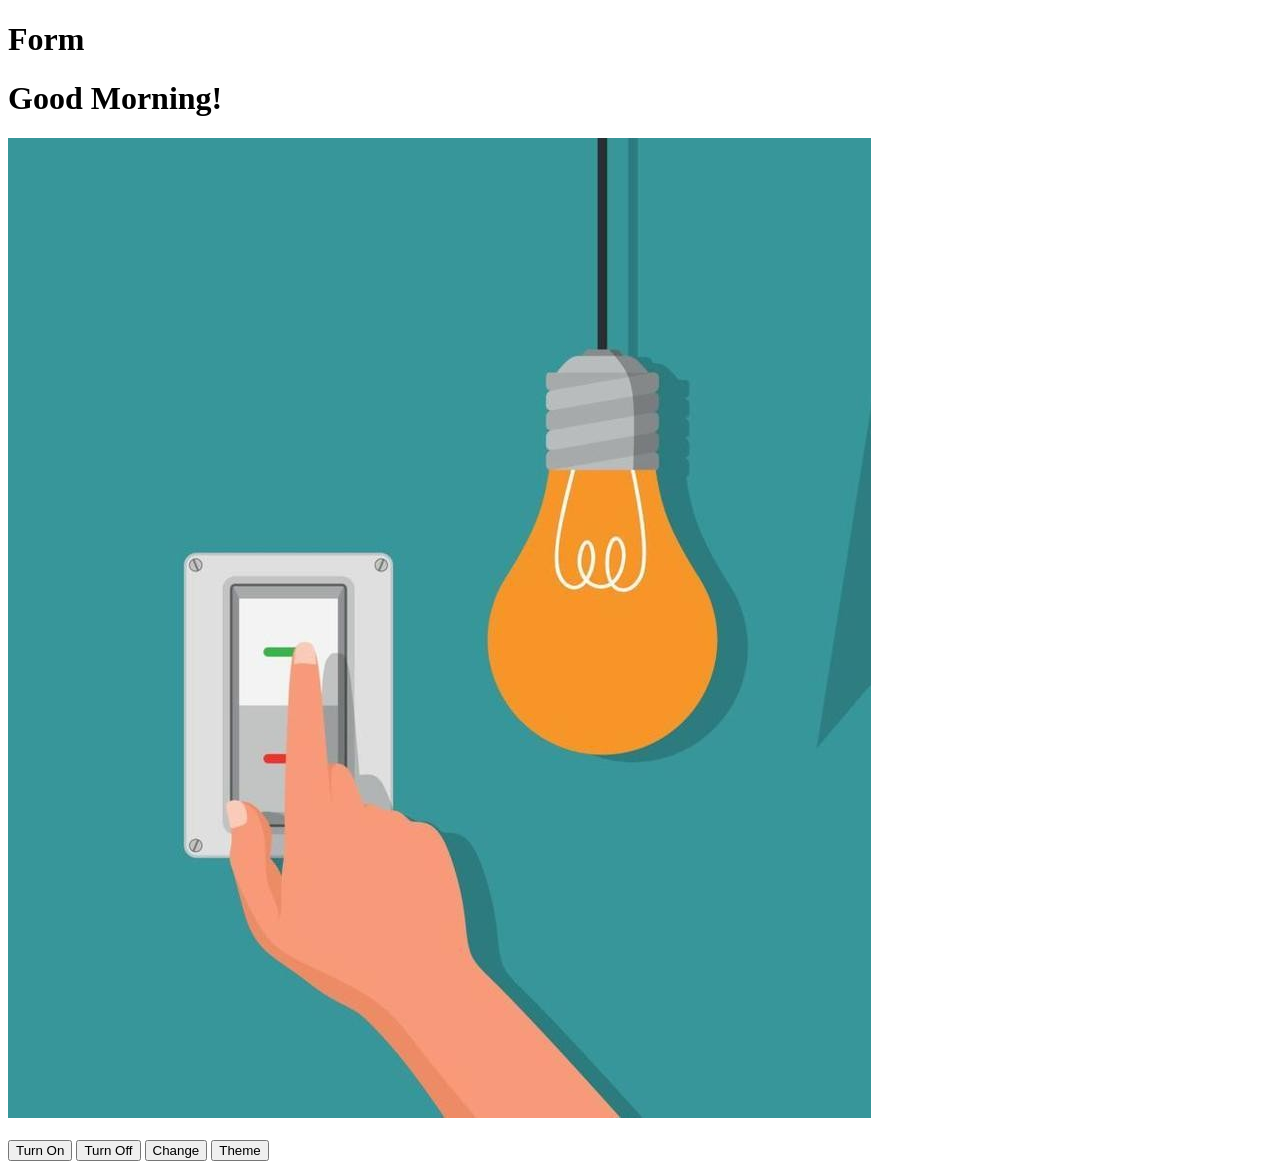
<file: input.html>
<!DOCTYPE html>
<html lang="en">
<head>
    <meta charset="UTF-8">
    <meta name="viewport" content="width=device-width, initial-scale=1.0">
    <title>Document</title>
    <script src="input.js"></script>
</head>
<body id="cap">
    <h1 id="Data">Form</h1>
    <div>
        <h1 id="greet">Good Morning!</h1>
        <img id="on" src="on light.jpeg">
        <br><br>
        <button onclick="turn_on()">Turn On</button>
        <button onclick="turn_off()">Turn Off</button>
        <button onclick="greet_afternoon()">Change</button>
        <button onclick="change_color()">Theme</button>
    </div>
</body>
</html>
</file>
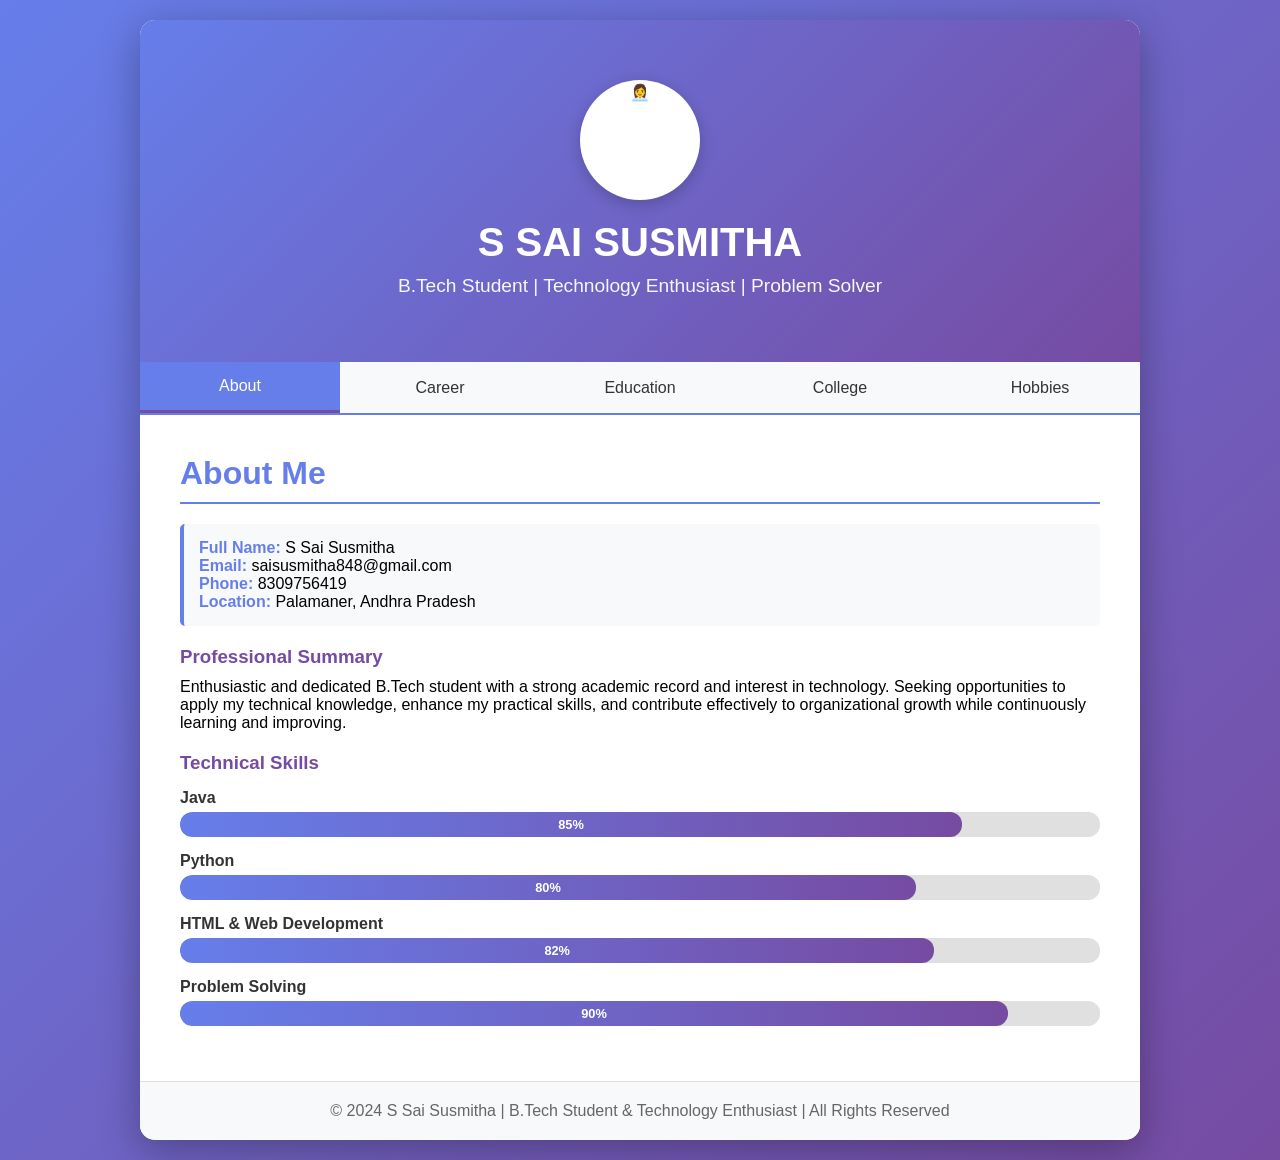
<file: Webpage/Bio-Data.html>
<!DOCTYPE html>
<html lang="en">
<head>
    <meta charset="UTF-8">
    <meta name="viewport" content="width=device-width, initial-scale=1.0">
    <title>Portfolio - Sai Susmitha</title>
    <style>
        * {
            margin: 0;
            padding: 0;
            box-sizing: border-box;
        }

        body {
            font-family: 'Segoe UI', Tahoma, Geneva, Verdana, sans-serif;
            background: linear-gradient(135deg, #667eea 0%, #764ba2 100%);
            min-height: 100vh;
            padding: 20px;
        }

        .container {
            max-width: 1000px;
            margin: 0 auto;
            background: white;
            border-radius: 15px;
            box-shadow: 0 10px 40px rgba(0, 0, 0, 0.3);
            overflow: hidden;
        }

        header {
            background: linear-gradient(135deg, #667eea 0%, #764ba2 100%);
            color: white;
            padding: 60px 40px;
            text-align: center;
        }

        .profile-img {
            width: 120px;
            height: 120px;
            border-radius: 50%;
            background: white;
            margin: 0 auto 20px;
            padding: 3px;
            box-shadow: 0 4px 15px rgba(0, 0, 0, 0.2);
        }

        h1 {
            font-size: 2.5em;
            margin-bottom: 10px;
        }

        .tagline {
            font-size: 1.2em;
            opacity: 0.95;
            margin-bottom: 5px;
        }

        nav {
            background: #f8f9fa;
            padding: 0;
            display: flex;
            flex-wrap: wrap;
            border-bottom: 2px solid #667eea;
        }

        nav button {
            flex: 1;
            padding: 15px;
            background: none;
            border: none;
            font-size: 1em;
            cursor: pointer;
            transition: all 0.3s ease;
            color: #333;
            font-weight: 500;
        }

        nav button:hover {
            background: #667eea;
            color: white;
        }

        nav button.active {
            background: #667eea;
            color: white;
            border-bottom: 3px solid #764ba2;
        }

        .content {
            padding: 40px;
        }

        .section {
            display: none;
            animation: fadeIn 0.5s ease;
        }

        .section.active {
            display: block;
        }

        @keyframes fadeIn {
            from {
                opacity: 0;
                transform: translateY(10px);
            }
            to {
                opacity: 1;
                transform: translateY(0);
            }
        }

        h2 {
            color: #667eea;
            margin-bottom: 20px;
            font-size: 2em;
            border-bottom: 2px solid #667eea;
            padding-bottom: 10px;
        }

        h3 {
            color: #764ba2;
            margin-top: 20px;
            margin-bottom: 10px;
        }

        .info-item {
            margin-bottom: 20px;
            padding: 15px;
            background: #f8f9fa;
            border-left: 4px solid #667eea;
            border-radius: 5px;
        }

        .info-item strong {
            color: #667eea;
        }

        ul {
            margin-left: 20px;
            line-height: 1.8;
        }

        li {
            margin-bottom: 8px;
        }

        table {
            width: 100%;
            border-collapse: collapse;
            margin-top: 15px;
            background: white;
            border-radius: 5px;
            overflow: hidden;
            box-shadow: 0 2px 5px rgba(0, 0, 0, 0.1);
        }

        th {
            background: #667eea;
            color: white;
            padding: 12px;
            text-align: left;
            font-weight: 600;
        }

        td {
            padding: 12px;
            border-bottom: 1px solid #ddd;
        }

        tr:hover {
            background: #f8f9fa;
        }

        .hobbies-grid {
            display: grid;
            grid-template-columns: repeat(auto-fit, minmax(200px, 1fr));
            gap: 20px;
            margin-top: 20px;
        }

        .hobby-card {
            background: linear-gradient(135deg, #667eea 0%, #764ba2 100%);
            color: white;
            padding: 20px;
            border-radius: 10px;
            text-align: center;
            transition: transform 0.3s ease;
        }

        .hobby-card:hover {
            transform: translateY(-5px);
            box-shadow: 0 8px 20px rgba(102, 126, 234, 0.3);
        }

        .hobby-icon {
            font-size: 2em;
            margin-bottom: 10px;
        }

        footer {
            background: #f8f9fa;
            padding: 20px;
            text-align: center;
            color: #666;
            border-top: 1px solid #ddd;
        }

        .skill-bar {
            margin: 15px 0;
        }

        .skill-name {
            margin-bottom: 5px;
            font-weight: 600;
            color: #333;
        }

        .progress-bar {
            width: 100%;
            height: 25px;
            background: #e0e0e0;
            border-radius: 12px;
            overflow: hidden;
        }

        .progress {
            height: 100%;
            background: linear-gradient(90deg, #667eea 0%, #764ba2 100%);
            border-radius: 12px;
            transition: width 1s ease;
            display: flex;
            align-items: center;
            justify-content: center;
            color: white;
            font-size: 0.8em;
            font-weight: bold;
        }

        @media (max-width: 768px) {
            nav {
                flex-direction: column;
            }

            h1 {
                font-size: 1.8em;
            }

            .content {
                padding: 20px;
            }

            .hobbies-grid {
                grid-template-columns: 1fr;
            }
        }
    </style>
</head>
<body>
    <div class="container">
        <header>
            <div class="profile-img">👩‍💼</div>
            <h1>S SAI SUSMITHA</h1>
            <p class="tagline">B.Tech Student | Technology Enthusiast | Problem Solver</p>
        </header>

        <nav>
            <button class="nav-btn active" onclick="showSection('about')">About</button>
            <button class="nav-btn" onclick="showSection('career')">Career</button>
            <button class="nav-btn" onclick="showSection('education')">Education</button>
            <button class="nav-btn" onclick="showSection('college')">College</button>
            <button class="nav-btn" onclick="showSection('hobbies')">Hobbies</button>
        </nav>

        <div class="content">
            <!-- About Section -->
            <section id="about" class="section active">
                <h2>About Me</h2>
                <div class="info-item">
                    <p><strong>Full Name:</strong> S Sai Susmitha</p>
                    <p><strong>Email:</strong> saisusmitha848@gmail.com</p>
                    <p><strong>Phone:</strong> 8309756419</p>
                    <p><strong>Location:</strong> Palamaner, Andhra Pradesh</p>
                </div>
                
                <h3>Professional Summary</h3>
                <p>Enthusiastic and dedicated B.Tech student with a strong academic record and interest in technology. Seeking opportunities to apply my technical knowledge, enhance my practical skills, and contribute effectively to organizational growth while continuously learning and improving.</p>

                <h3>Technical Skills</h3>
                <div class="skill-bar">
                    <div class="skill-name">Java</div>
                    <div class="progress-bar">
                        <div class="progress" style="width: 85%;">85%</div>
                    </div>
                </div>
                <div class="skill-bar">
                    <div class="skill-name">Python</div>
                    <div class="progress-bar">
                        <div class="progress" style="width: 80%;">80%</div>
                    </div>
                </div>
                <div class="skill-bar">
                    <div class="skill-name">HTML & Web Development</div>
                    <div class="progress-bar">
                        <div class="progress" style="width: 82%;">82%</div>
                    </div>
                </div>
                <div class="skill-bar">
                    <div class="skill-name">Problem Solving</div>
                    <div class="progress-bar">
                        <div class="progress" style="width: 90%;">90%</div>
                    </div>
                </div>
            </section>

            <!-- Career Section -->
            <section id="career" class="section">
                <h2>Career Objectives</h2>
                <div class="info-item">
                    <h3>Career Goal</h3>
                    <p>Enthusiastic and dedicated B.Tech student with a strong academic record and interest in technology. Seeking opportunities to apply my technical knowledge, enhance my practical skills, and contribute effectively to organizational growth while continuously learning and improving.</p>
                </div>

                <h3>Short-term Goals</h3>
                <ul>
                    <li>Complete B.Tech degree with excellent academic records</li>
                    <li>Develop proficiency in full-stack web development</li>
                    <li>Participate in internship programs to gain industry experience</li>
                    <li>Build a strong portfolio of technical projects</li>
                </ul>

                <h3>Long-term Goals</h3>
                <ul>
                    <li>Pursue a career as a Software Developer or Web Developer</li>
                    <li>Work with leading technology companies on innovative projects</li>
                    <li>Become an expert in modern web technologies</li>
                    <li>Contribute to tech community and open-source projects</li>
                </ul>

                <h3>Areas of Interest</h3>
                <ul>
                    <li>Web Development (Frontend & Backend)</li>
                    <li>Software Development</li>
                    <li>Problem Solving and Algorithms</li>
                    <li>Technology Innovation</li>
                </ul>
            </section>

            <!-- Education Section -->
            <section id="education" class="section">
                <h2>Education</h2>
                
                <h3>Current Studies</h3>
                <div class="info-item">
                    <p><strong>Degree:</strong> Bachelor of Technology (B.Tech)</p>
                    <p><strong>Expected Graduation:</strong> 2028</p>
                    <p><strong>CGPA:</strong> 9.12 / 10</p>
                </div>

                <h3>Technical Skills</h3>
                <ul>
                    <li>Java - Object-oriented programming and application development</li>
                    <li>Python - Data processing and automation scripts</li>
                    <li>HTML - Web markup and structure</li>
                    <li>Basic Web Development - Creating user interfaces</li>
                    <li>Problem Solving - Algorithm design and implementation</li>
                </ul>

                <h3>Languages Known</h3>
                <table>
                    <tr>
                        <th>Language</th>
                        <th>Proficiency</th>
                    </tr>
                    <tr>
                        <td>Telugu</td>
                        <td>Native</td>
                    </tr>
                    <tr>
                        <td>English</td>
                        <td>Fluent</td>
                    </tr>
                    <tr>
                        <td>Tamil</td>
                        <td>Conversational</td>
                    </tr>
                </table>

                <h3>Certifications</h3>
                <ul>
                    <li>Hackathon Participation Certificate</li>
                    <li>Web Development Certificate</li>
                </ul>
            </section>

            <!-- College Section -->
            <section id="college" class="section">
                <h2>College Information</h2>
                
                <div class="info-item">
                    <p><strong>Institution Name:</strong> Mother Theresa Institution of Engineering and Technology</p>
                    <p><strong>Location:</strong> Andhra Pradesh, India</p>
                    <p><strong>Affiliation:</strong> Jawaharlal Nehru Technological University (JNTU)</p>
                </div>

                <h3>Academic Information</h3>
                <div class="info-item">
                    <p><strong>Current Year:</strong> B.Tech (3rd Year)</p>
                    <p><strong>Expected Graduation:</strong> 2028</p>
                    <p><strong>Current CGPA:</strong> 9.12/10</p>
                </div>

                <h3>College Features</h3>
                <ul>
                    <li>State-of-the-art laboratories and computing facilities</li>
                    <li>Industry partnerships and internship opportunities</li>
                    <li>Research-oriented curriculum</li>
                    <li>Experienced faculty with industry expertise</li>
                    <li>Student clubs and technical societies</li>
                    <li>Campus placement support and training</li>
                </ul>

                <h3>Achievements & Activities</h3>
                <ul>
                    <li>Active participant in hackathons and coding competitions</li>
                    <li>Member of technical clubs and societies</li>
                    <li>Consistently maintained high academic performance (CGPA: 9.12)</li>
                    <li>Participated in various workshops and training programs</li>
                </ul>
            </section>

            <!-- Hobbies Section -->
            <section id="hobbies" class="section">
                <h2>Hobbies & Interests</h2>
                
                <div class="hobbies-grid">
                    <div class="hobby-card">
                        <div class="hobby-icon">📚</div>
                        <h3>Reading Books</h3>
                        <p>Passionate about reading technical books and articles to stay updated with latest technologies</p>
                    </div>
                    <div class="hobby-card">
                        <div class="hobby-icon">🔬</div>
                        <h3>Learning New Technologies</h3>
                        <p>Enthusiastic about exploring and mastering emerging technologies and frameworks</p>
                    </div>
                    <div class="hobby-card">
                        <div class="hobby-icon">💻</div>
                        <h3>Coding</h3>
                        <p>Love solving complex problems through programming and algorithm development</p>
                    </div>
                    <div class="hobby-card">
                        <div class="hobby-icon">🎨</div>
                        <h3>Web Design</h3>
                        <p>Interested in creating beautiful and user-friendly web interfaces</p>
                    </div>
                    <div class="hobby-card">
                        <div class="hobby-icon">🧩</div>
                        <h3>Problem Solving</h3>
                        <p>Enjoy tackling challenging problems and finding innovative solutions</p>
                    </div>
                    <div class="hobby-card">
                        <div class="hobby-icon">🏆</div>
                        <h3>Competitive Events</h3>
                        <p>Active in hackathons, coding competitions, and technical events</p>
                    </div>
                </div>

                <h3 style="margin-top: 40px;">Personal Interests</h3>
                <ul>
                    <li>Staying updated with latest developments in technology</li>
                    <li>Exploring new programming frameworks and libraries</li>
                    <li>Contributing to open-source projects</li>
                    <li>Networking and collaborating with fellow developers</li>
                    <li>Continuous learning and skill enhancement</li>
                </ul>
            </section>
        </div>

        <footer>
            <p>&copy; 2024 S Sai Susmitha | B.Tech Student & Technology Enthusiast | All Rights Reserved</p>
        </footer>
    </div>

    <script>
        function showSection(sectionId) {
            // Hide all sections
            const sections = document.querySelectorAll('.section');
            sections.forEach(section => {
                section.classList.remove('active');
            });

            // Remove active class from all buttons
            const buttons = document.querySelectorAll('.nav-btn');
            buttons.forEach(button => {
                button.classList.remove('active');
            });

            // Show selected section
            const activeSection = document.getElementById(sectionId);
            if (activeSection) {
                activeSection.classList.add('active');
            }

            // Add active class to clicked button
            event.target.classList.add('active');

            // Smooth scroll to top of content
            document.querySelector('.content').scrollIntoView({ behavior: 'smooth' });
        }

        // Initialize on load
        window.addEventListener('load', function() {
            console.log('Portfolio loaded successfully!');
        });
    </script>
</body>
</html>
</file>
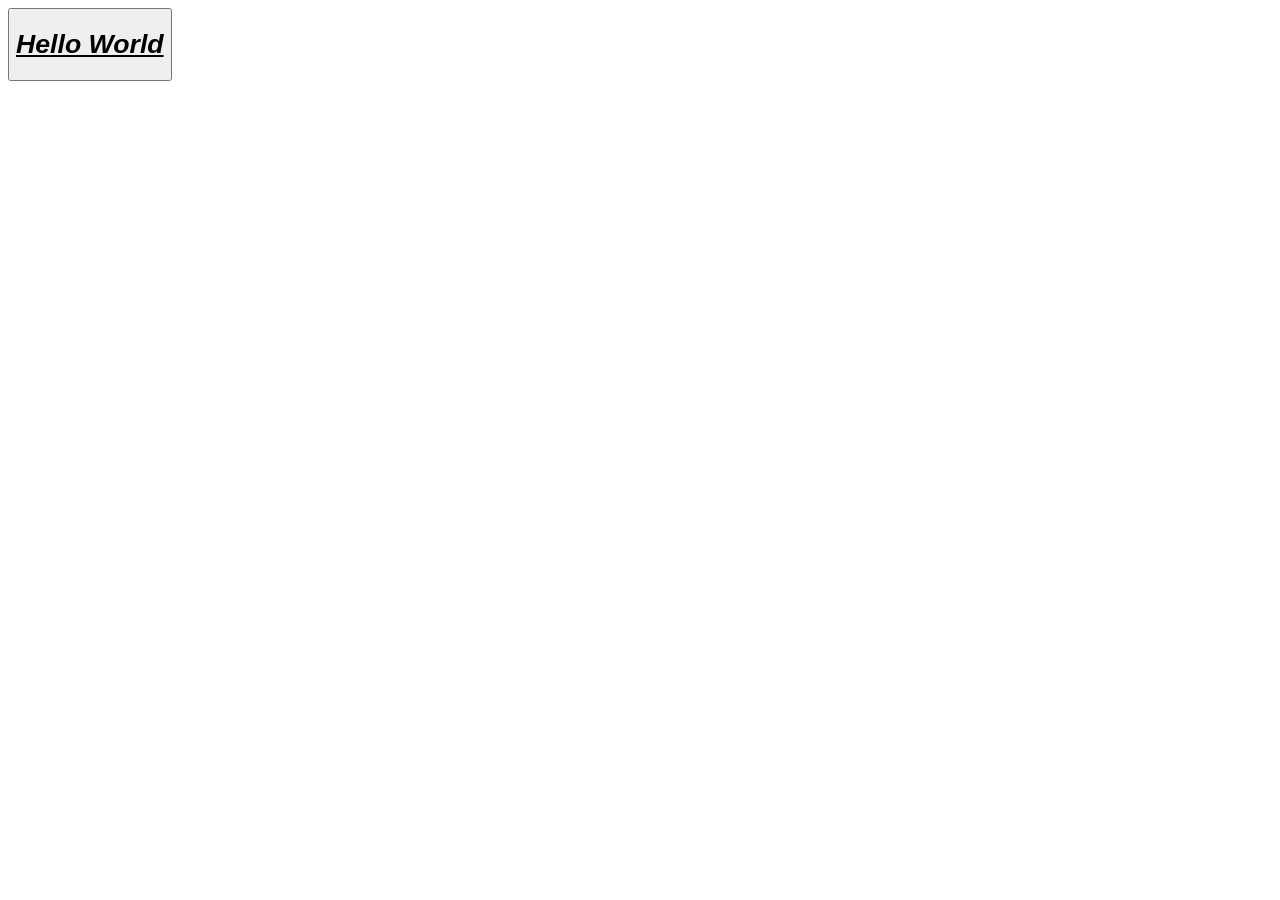
<file: Webpage/blank.html>
<!DOCTYPE html>
<html lang="en">
<head>
    <meta charset="UTF-8">
    <meta name="viewport" content="width=device-width, initial-scale=1.0">
    <title>Document</title>
    <link rel="stylesheet" href="Gradiant.css">
</head>
<body>
  <b> <button> <i> <u>
    <h1>Hello World</h1> 
  </u></i></button></b>
</body>
</html>
</file>
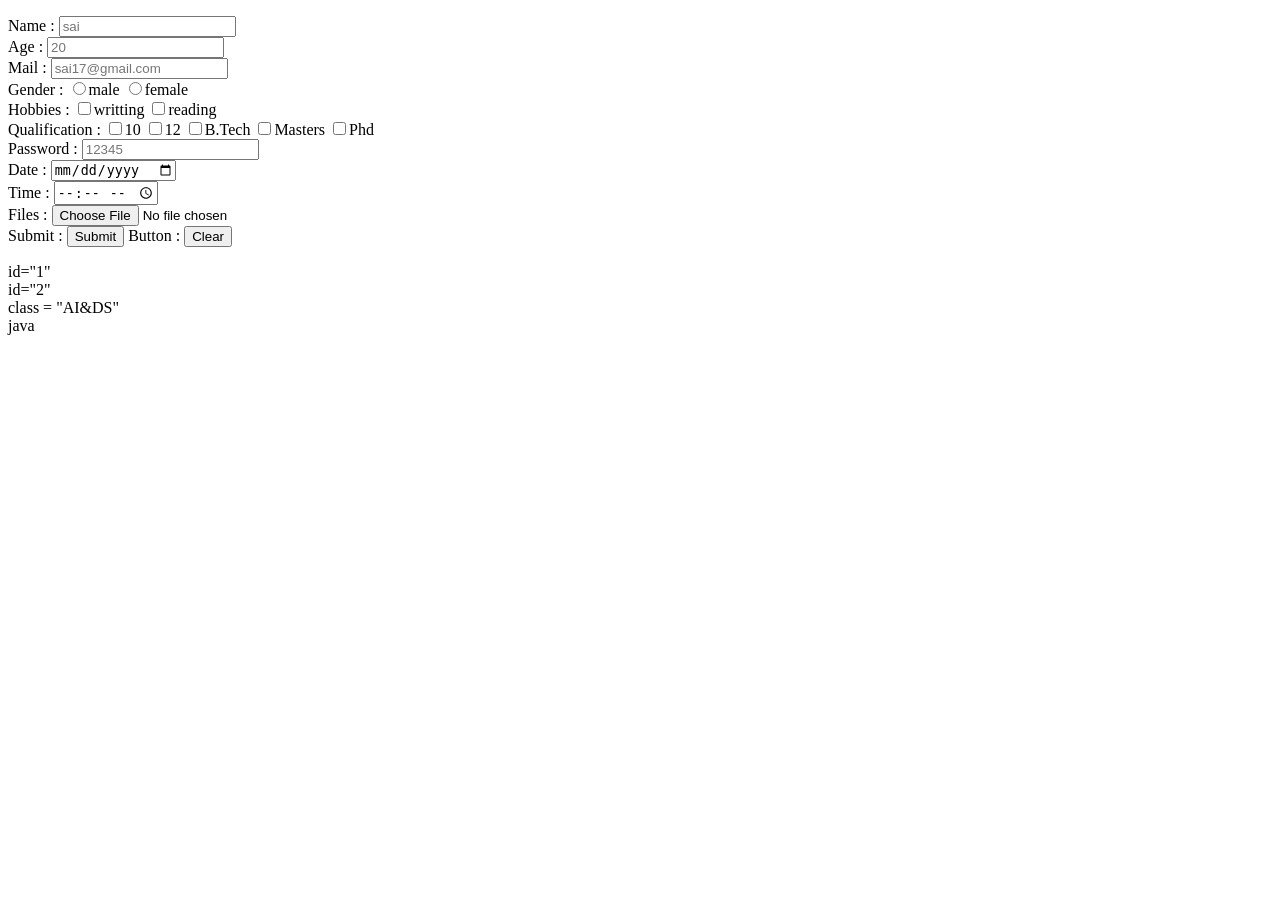
<file: Webpage/form.html>
<!DOCTYPE html>
<html lang="en">
<head>
    <meta charset="UTF-8">
    <meta name="viewport" content="width=device-width, initial-scale=1.0">
    <title>form</title>
</head>
<body>
    <form>
        <p>
            Name : <input type="text" placeholder="sai"><br>
            Age : <input type="number" placeholder="20"><br>
            Mail : <input type="mail" placeholder="sai17@gmail.com"><br>
            Gender : <input type="radio" name ="gender"value="1">male
            <input type="radio" name="gender"value="2">female<br>
            Hobbies : <input type="checkbox" name="hobby1" id="1">writting
            <input type="checkbox" name="hobby2" id="2">reading<br>
            Qualification : <input type="checkbox" name="qualification" id="1">10
            <input type="checkbox" name="quaification" id="2">12
            <input type="checkbox" name="qualification" id="3">B.Tech
            <input type="checkbox" name="qualification" id="4">Masters
            <input type="checkbox" name="qualification" id="5">Phd<br>
            Password : <input type="password" placeholder="12345"><br>
            Date : <input type="date"><br>
            Time : <input type="time"><br>
            Files : <input type="file"><br>
            Submit : <input type="submit" value="Submit">
            Button : <input type="button" value="Clear">
          </p>
    </form>
    <header></header>
    <div> id="1"</div>
    <div> id="2" </div>
    <div> class = "AI&DS" </div>
    <label for="Name">java</label>
    <footer></footer>
    </body>
</html>
</file>
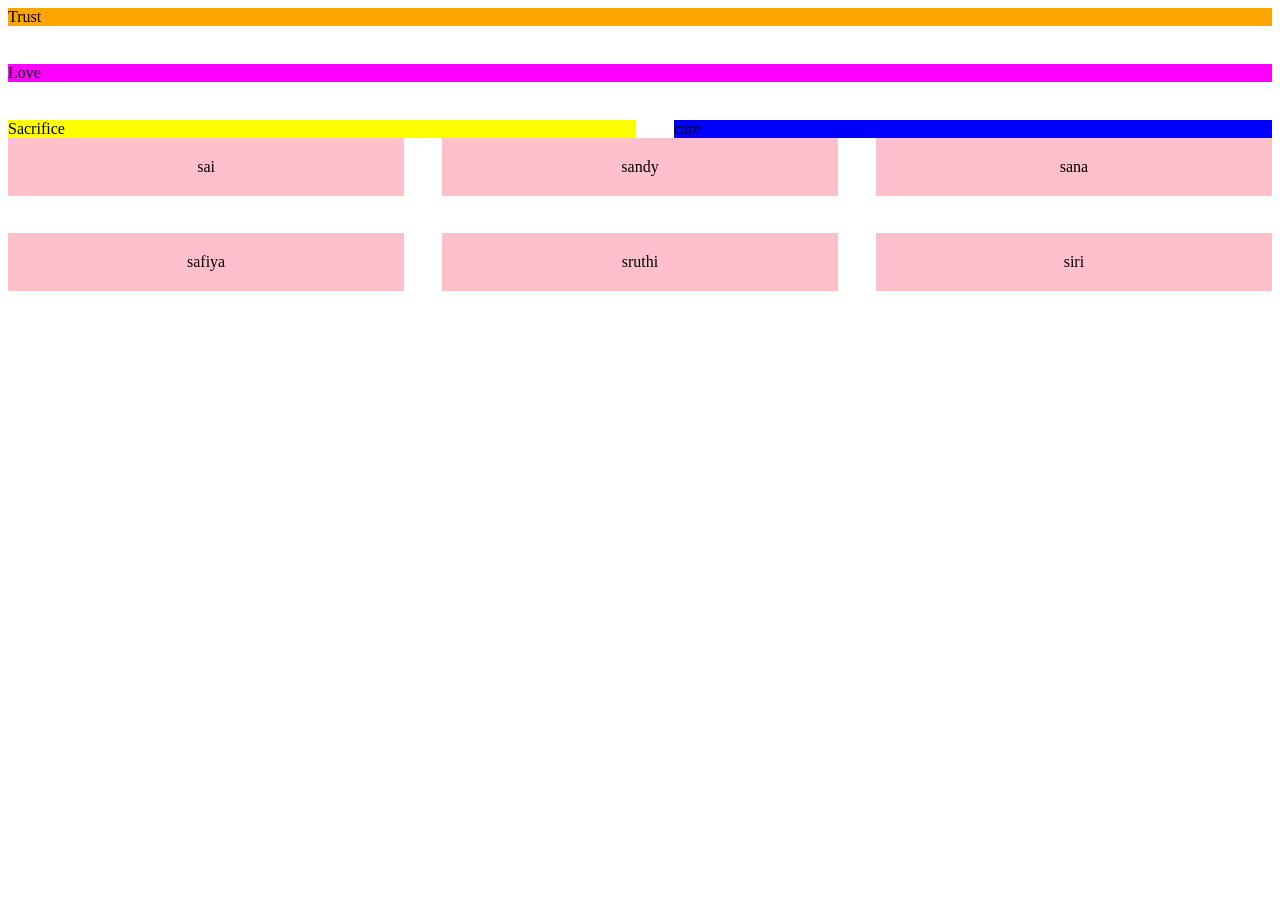
<file: Webpage/grid.html>
<!DOCTYPE html>
<html lang="en">
<head>
    <meta charset="UTF-8">
    <meta name="viewport" content="width=device-width, initial-scale=1.0">
    <title>Grid</title>
    <link rel="stylesheet" href="grid.css">
</head>
<body>
    <div class="Friends">  
        <header>Trust</header> 
        <aside> Love </aside>
        <main> Sacrifice </main>
        <footer> care</footer>
     </div>
    <div class="grid">
        <div class="d1"> sai </div>
        <div class="d1"> sandy </div>
        <div class="d1"> sana </div>
        <div class="d1"> safiya </div>
        <div class="d1"> sruthi </div>
        <div class="d1"> siri </div>
    </div>
</body>
</html>
</file>
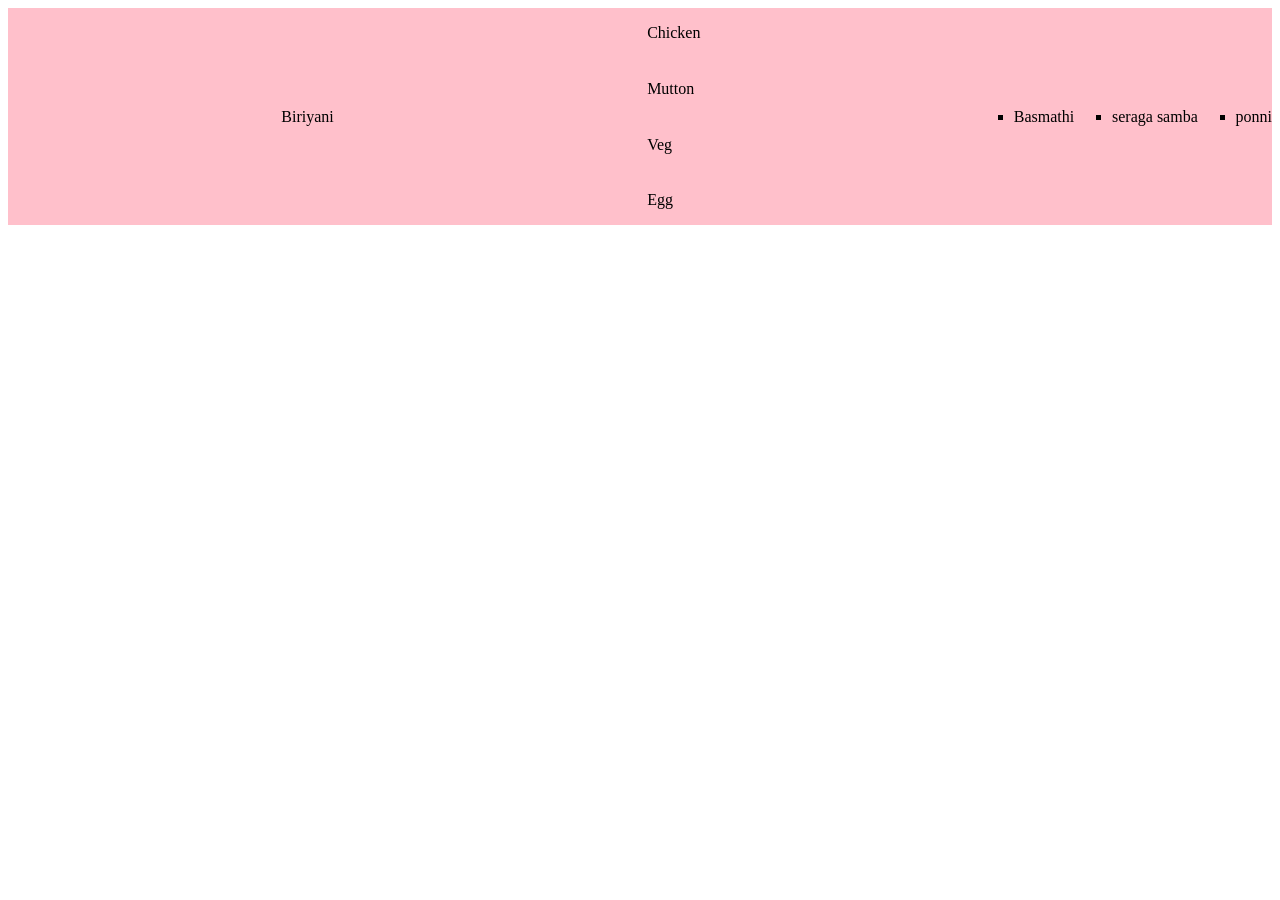
<file: Webpage/Navigation Bar.html>
<!DOCTYPE html>
<html lang="en">
<head>
    <meta charset="UTF-8">
    <meta name="viewport" content="width=device-width, initial-scale=1.0">
    <title>Navigate</title>
    <link rel="stylesheet" href="flex.css">
</head>
<body>
    <nav>
        <div></div>
            Biriyani
        </div>
        <ul class="meet">
            <li>Chicken</li>
            <li>Mutton</li>
            <li>Veg</li>
            <li>Egg</li>
        </ul>
        <ul>
            <li>Basmathi</li>
            <li>seraga samba</li>
            <li>ponni</li>
        </ul>

    </nav>
</body>
</html>
</file>
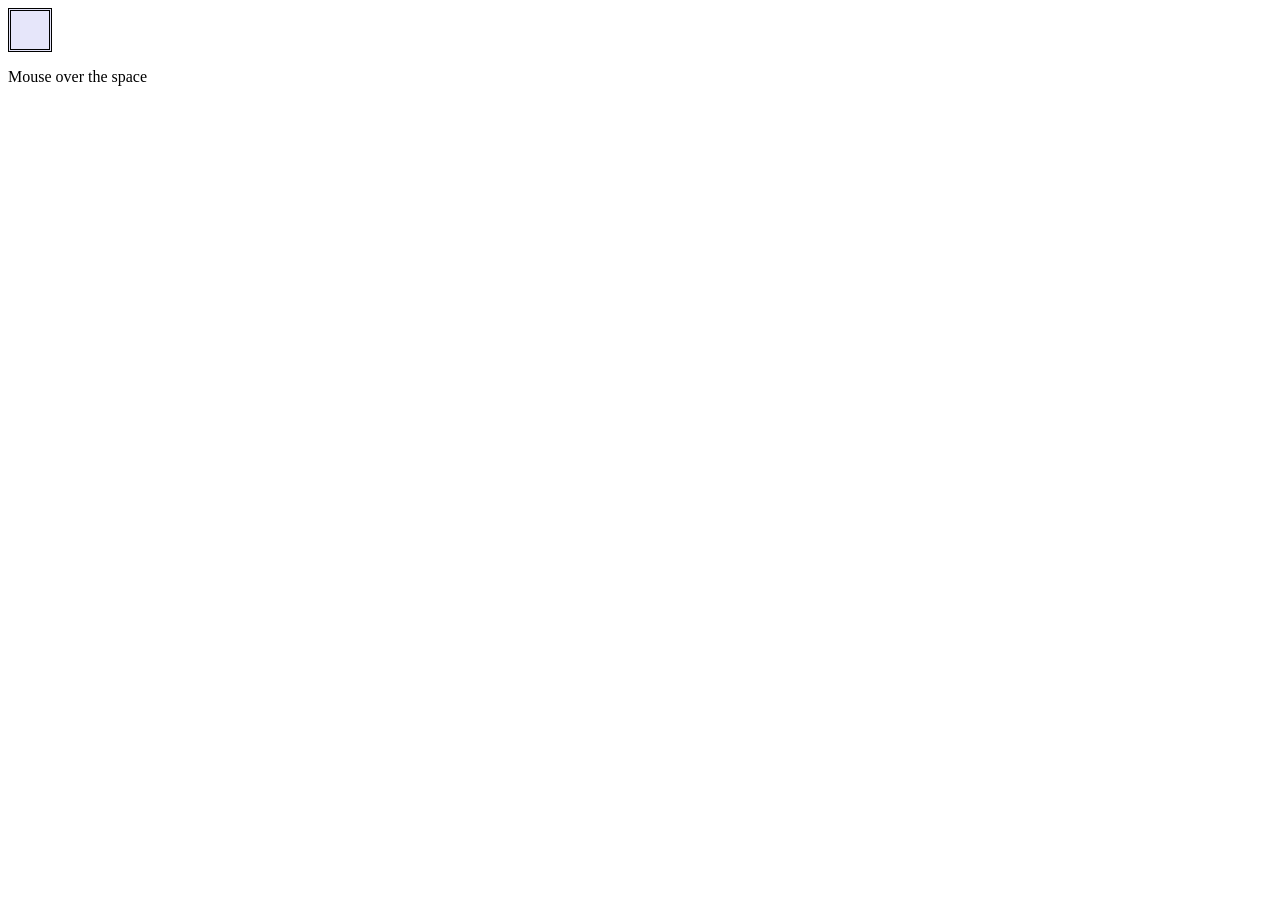
<file: Webpage/Sunday.html>
<!DOCTYPE html>
<html lang="en">
<head>
    <meta charset="UTF-8">
    <meta name="viewport" content="width=device-width, initial-scale=1.0">
    <title>Sunday</title>
    <style>
        #chocolate
        {
            width: 1cm;
            height: 1cm;
            position: relative;
            background-color: lavender;
            border-style: double;

        }
    </style>
</head>
<body>
    <div id="chocolate">
       
    </div>
    <p> Mouse over the space </p>
    <script>
        const box=document.getElementById("chocolate");
        let x=100;
        let y=100;
        const step =10;
        document.addEventListener("keydown",function (keys) {
            if (keys.code=="ArrowDown") {
                y+=step;
            }
            if (keys.code=="ArrowUp") {
                y-=step;
            }
            if (keys.code=="ArrowRight") {
                x+=step;
            }
            if (keys.code=="ArrowLeft") {
                x-=step;
            }
            box.style.left=x+"px";
            box.style.top=y+"px";

        });
        const candy = document.getElementById("chocolate");
        candy.addEventListener("mouseover",function ()
    {
        candy.style.backgroundColor="chocolate";
        candy.innerText="Candy";
    });
    candy.addEventListener("mouseout",function ()
    {
        candy.style.backgroundColor="lavender";
        candy.innerText="Bubbly";
    }
    );
    </script>
</body>
</html>
</file>
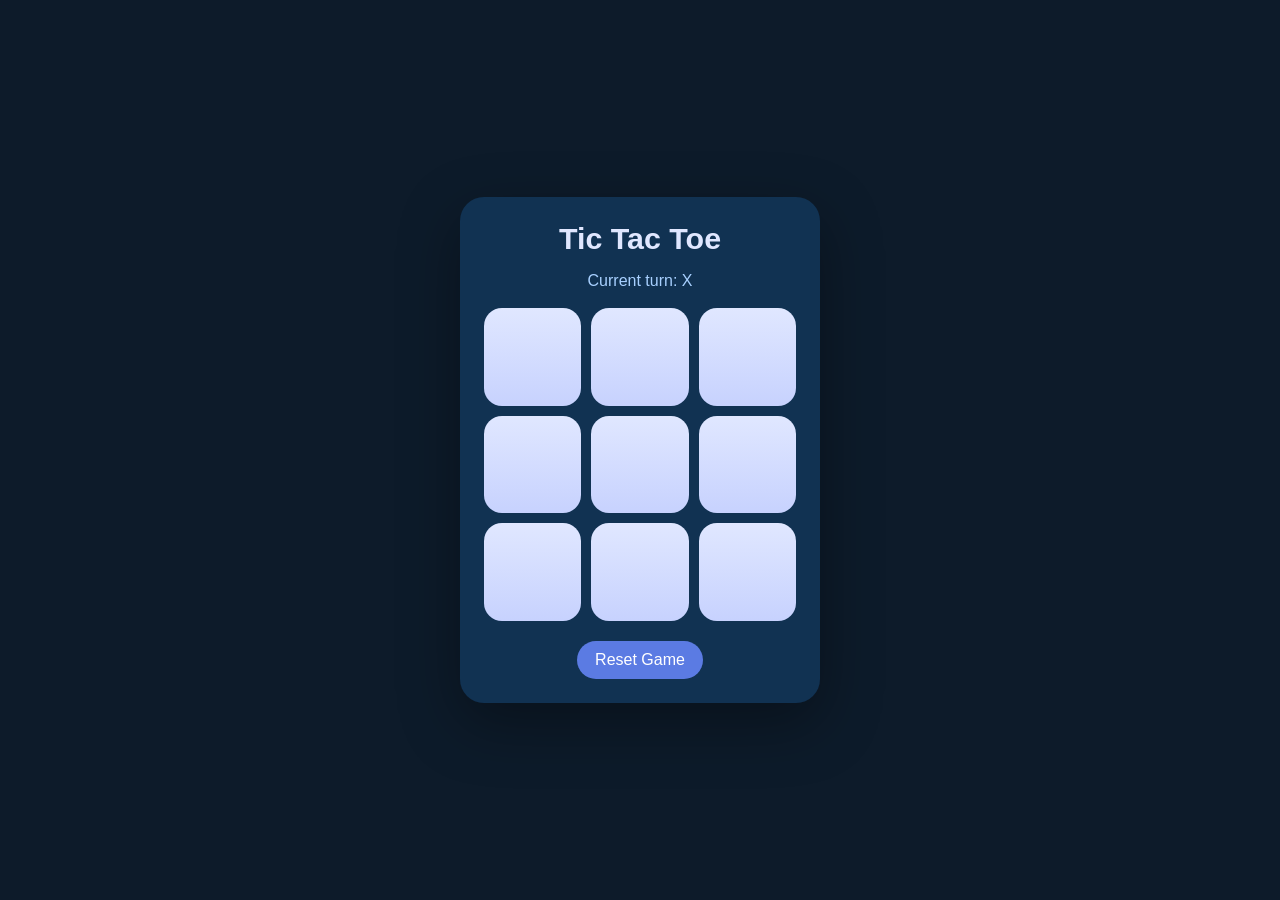
<file: Webpage/tic-tac-toe.html>
<!DOCTYPE html>
<html lang="en">
<head>
  <meta charset="UTF-8" />
  <meta name="viewport" content="width=device-width, initial-scale=1.0" />
  <title>Tic Tac Toe</title>
  <style>
    * { box-sizing: border-box; }
    body {
      margin: 0;
      min-height: 100vh;
      display: flex;
      align-items: center;
      justify-content: center;
      font-family: Arial, sans-serif;
      background: #0d1b2a;
      color: #e0e7ff;
    }
    .container {
      width: min(360px, 90vw);
      text-align: center;
      padding: 24px;
      border-radius: 24px;
      background: rgba(18, 52, 86, 0.94);
      box-shadow: 0 20px 60px rgba(0,0,0,0.35);
    }
    h1 {
      margin: 0 0 16px;
      font-size: 1.9rem;
    }
    .status {
      margin-bottom: 18px;
      font-size: 1rem;
      color: #a8d0ff;
    }
    .board {
      display: grid;
      grid-template-columns: repeat(3, 1fr);
      gap: 10px;
    }
    .cell {
      width: 100%;
      aspect-ratio: 1 / 1;
      display: grid;
      place-items: center;
      font-size: 2.5rem;
      font-weight: 700;
      color: #0f172a;
      background: linear-gradient(180deg, #e0e7ff 0%, #c7d2fe 100%);
      border-radius: 18px;
      cursor: pointer;
      user-select: none;
      transition: transform 0.15s ease, filter 0.15s ease;
    }
    .cell:hover { transform: translateY(-2px); filter: brightness(1.03); }
    .cell.taken { cursor: default; }
    .controls {
      margin-top: 20px;
      display: flex;
      justify-content: center;
      gap: 12px;
      flex-wrap: wrap;
    }
    button {
      border: none;
      border-radius: 999px;
      padding: 10px 18px;
      font-size: 1rem;
      cursor: pointer;
      background: #5b7be3;
      color: white;
      transition: background 0.2s ease;
    }
    button:hover { background: #3f62d1; }
  </style>
</head>
<body>
  <div class="container">
    <h1>Tic Tac Toe</h1>
    <div class="status" id="status">Current turn: X</div>
    <div class="board" id="board">
      <div class="cell" data-index="0"></div>
      <div class="cell" data-index="1"></div>
      <div class="cell" data-index="2"></div>
      <div class="cell" data-index="3"></div>
      <div class="cell" data-index="4"></div>
      <div class="cell" data-index="5"></div>
      <div class="cell" data-index="6"></div>
      <div class="cell" data-index="7"></div>
      <div class="cell" data-index="8"></div>
    </div>
    <div class="controls">
      <button id="resetBtn">Reset Game</button>
    </div>
  </div>

  <script>
    const statusEl = document.getElementById('status');
    const boardEl = document.getElementById('board');
    const resetBtn = document.getElementById('resetBtn');
    const cells = Array.from(document.querySelectorAll('.cell'));

    let boardState = Array(9).fill('');
    let currentPlayer = 'X';
    let gameActive = true;

    const winningPatterns = [
      [0,1,2], [3,4,5], [6,7,8],
      [0,3,6], [1,4,7], [2,5,8],
      [0,4,8], [2,4,6]
    ];

    function updateStatus(message) {
      statusEl.textContent = message;
    }

    function handleCellClick(event) {
      const cell = event.target;
      const index = Number(cell.dataset.index);

      if (!gameActive || boardState[index]) return;

      boardState[index] = currentPlayer;
      cell.textContent = currentPlayer;
      cell.classList.add('taken');

      if (checkWinner()) {
        updateStatus(`Player ${currentPlayer} wins!`);
        gameActive = false;
        return;
      }

      if (!boardState.includes('')) {
        updateStatus('Draw! Try again.');
        gameActive = false;
        return;
      }

      currentPlayer = currentPlayer === 'X' ? 'O' : 'X';
      updateStatus(`Current turn: ${currentPlayer}`);
    }

    function checkWinner() {
      return winningPatterns.some(pattern => {
        const [a,b,c] = pattern;
        return boardState[a] && boardState[a] === boardState[b] && boardState[a] === boardState[c];
      });
    }

    function resetGame() {
      boardState = Array(9).fill('');
      currentPlayer = 'X';
      gameActive = true;
      cells.forEach(cell => {
        cell.textContent = '';
        cell.classList.remove('taken');
      });
      updateStatus('Current turn: X');
    }

    cells.forEach(cell => cell.addEventListener('click', handleCellClick));
    resetBtn.addEventListener('click', resetGame);
  </script>
</body>
</html>
</file>
<file: Webpage/Gradiant.css>
body{
    display: flex;
    flex-direction: row;
    align-items: wrap;
    gap: 20px;
    
}
</file>
<file: Webpage/grid.css>
.Friends{
    display: grid;
    grid-template-columns: (200px,1fr);
    grid-template-rows: (50px, 100px , 150px);
    gap: 1cm;
}
header{
    grid-column: 1/3;
    background-color: orange;
}
footer{
    background-color: blue
}
main{
    background-color: yellow
}
aside{
    grid-column:1/3;
    background-color: magenta;
}
.grid{
    display: grid;
    grid-template-columns: repeat(3, 1fr);
    gap: 1cm;
    }
.d1{
    background-color: pink;
    color: black;
    text-align: center;
    padding: 20px;
    }
</file>
<file: Webpage/flex.css>
nav{
    display: flex;
    justify-content: space-between;
    align-items: center;
    background-color: pink;
    color: black;

}
.meet{
    flex-direction: column;
    list-style: none;
}
ul{
    display: flex;
    gap: 1cm;
    list-style: square;   
}
</file>
